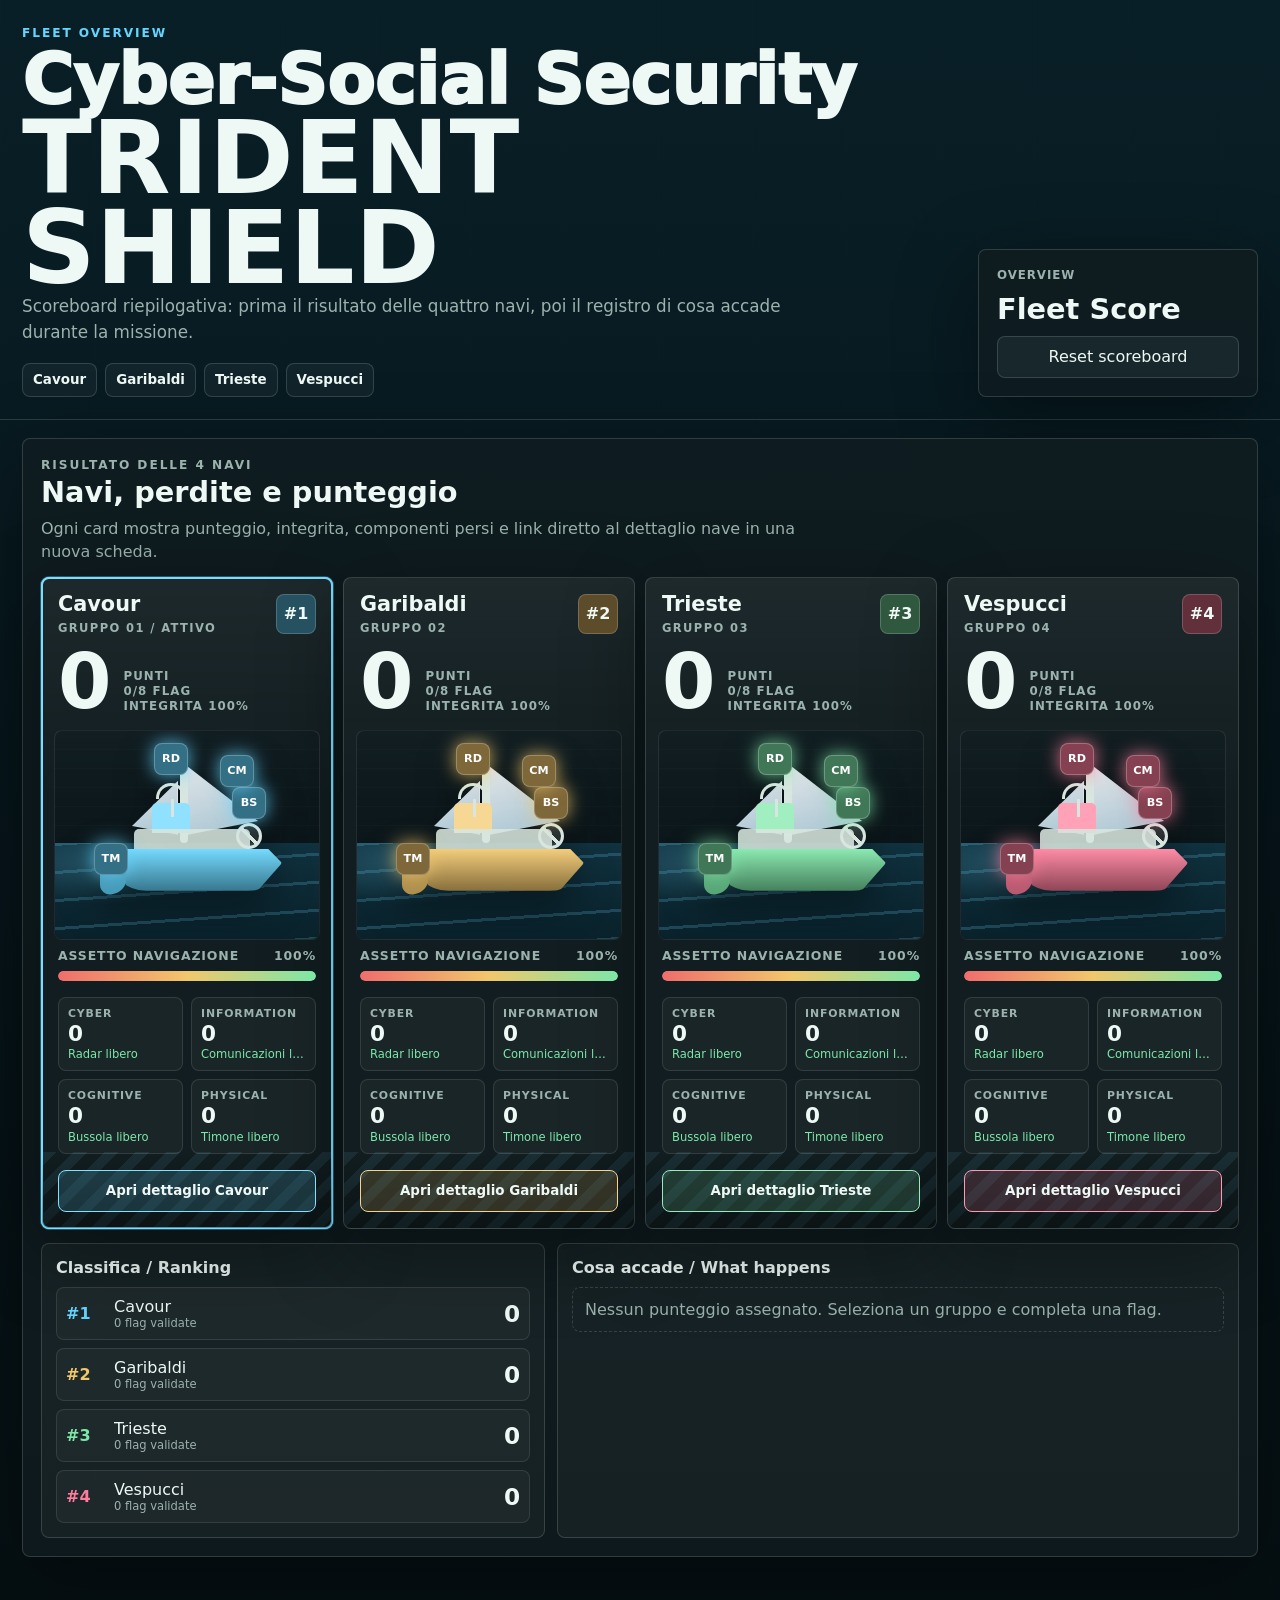
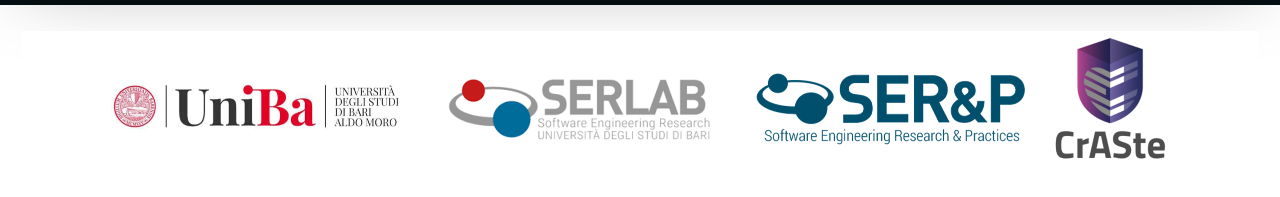
<file: index.html>
<!doctype html>
<html lang="it">
<head>
  <meta charset="utf-8">
  <meta name="viewport" content="width=device-width, initial-scale=1">
  <meta name="description" content="Overview scoreboard Operazione TRIDENT SHIELD">
  <title>TRIDENT SHIELD - Overview Scoreboard</title>
  <link rel="stylesheet" href="style.css">
</head>
<body data-mode="overview">
  <header class="topbar overview-topbar">
    <div>
      <p class="eyebrow">Fleet Overview</p>
      <p class="program-title">Cyber-Social Security</p>
      <h1>TRIDENT SHIELD</h1>
      <p class="subtitle">Scoreboard riepilogativa: prima il risultato delle quattro navi, poi il registro di cosa accade durante la missione.</p>
      <nav class="page-links" aria-label="Apri index nave">
        <a href="https://vitabarl.github.io/trident-shield-ctf/index-cavour.html" target="_blank" rel="noopener noreferrer">Cavour</a>
        <a href="https://vitabarl.github.io/trident-shield-ctf/index-garibaldi.html" target="_blank" rel="noopener noreferrer">Garibaldi</a>
        <a href="https://vitabarl.github.io/trident-shield-ctf/index-trieste.html" target="_blank" rel="noopener noreferrer">Trieste</a>
        <a href="https://vitabarl.github.io/trident-shield-ctf/index-vespucci.html" target="_blank" rel="noopener noreferrer">Vespucci</a>
      </nav>
    </div>
    <div class="mission-card">
      <span>Overview</span>
      <strong>Fleet Score</strong>
      <button id="reset-scoreboard" type="button">Reset scoreboard</button>
    </div>
  </header>

  <main class="app-shell overview-shell">
    <section class="team-scoreboard overview-only" aria-label="Overview scoreboard flotte">
      <div class="scoreboard-head single-head">
        <div>
          <p class="eyebrow">Risultato delle 4 navi</p>
          <h2>Navi, perdite e punteggio</h2>
          <p>Ogni card mostra punteggio, integrita, componenti persi e link diretto al dettaglio nave in una nuova scheda.</p>
        </div>
      </div>
      <div class="team-grid overview-grid" id="team-grid"></div>
      <div class="scoreboard-bottom">
        <div class="leaderboard-panel">
          <h3>Classifica / Ranking</h3>
          <div id="team-leaderboard"></div>
        </div>
        <div class="score-log-panel">
          <h3>Cosa accade / What happens</h3>
          <div id="score-log"></div>
        </div>
      </div>
    </section>
  </main>

  <footer class="site-footer team-site-footer" aria-label="Cyber-Social Security">
    <div class="team-footer-inner">
      <img class="footer-banner" src="assets/logos/banner_CTF.png" alt="UniBa SERLAB SER&P CrASte">
    </div>
  </footer>

  <script src="app.js"></script>
</body>
</html>
</file>
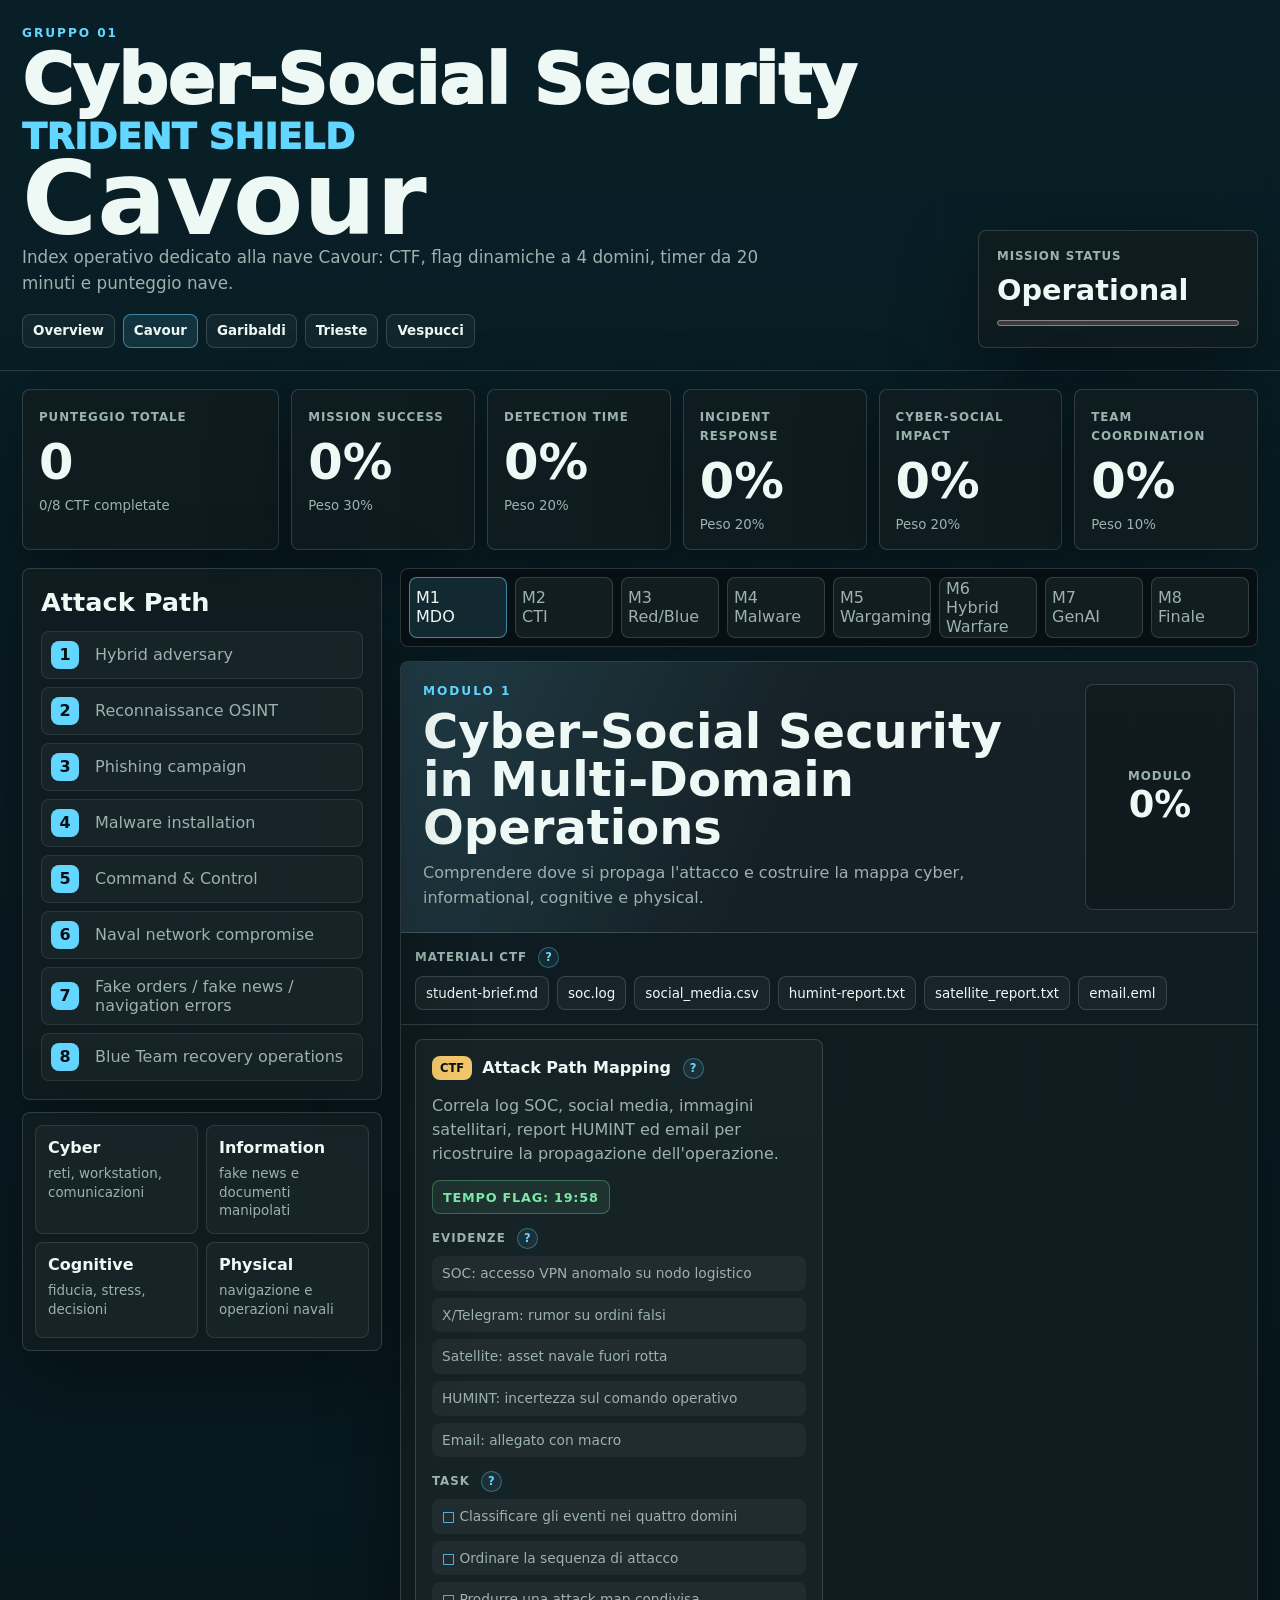
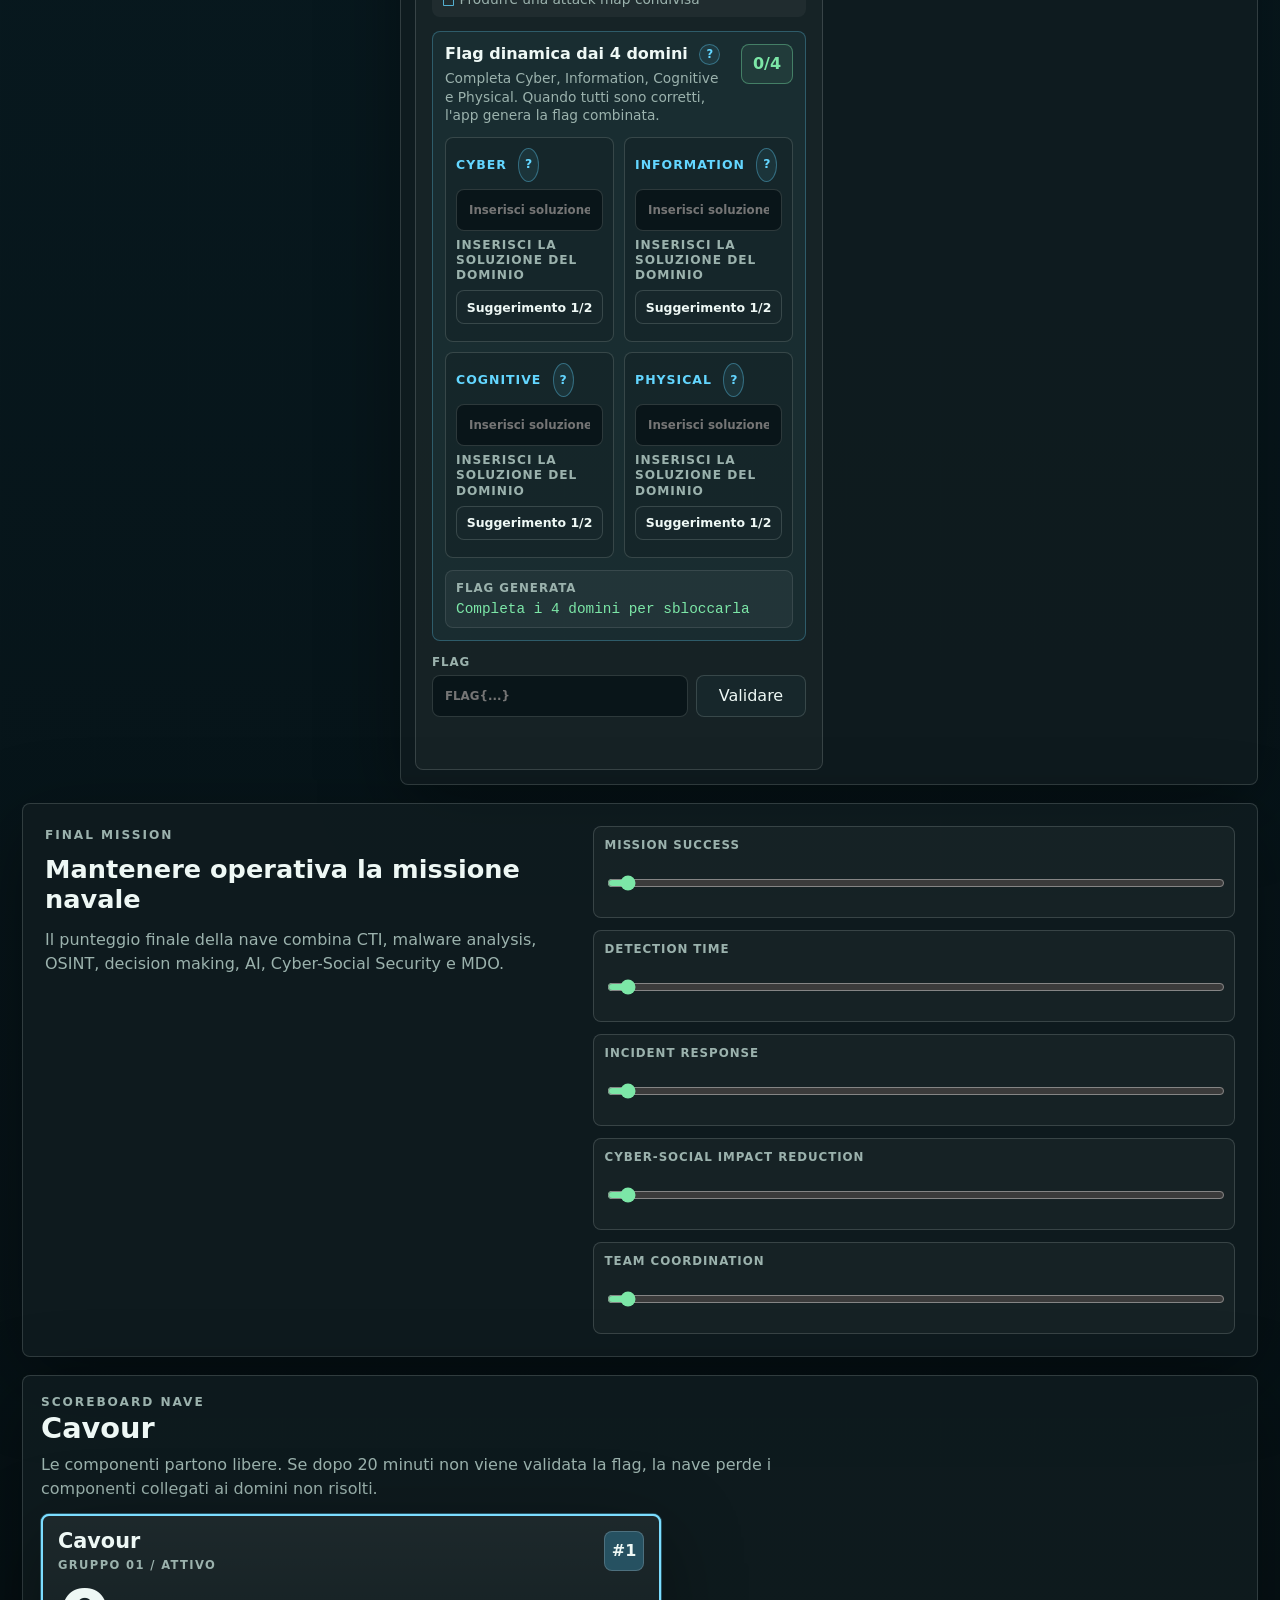
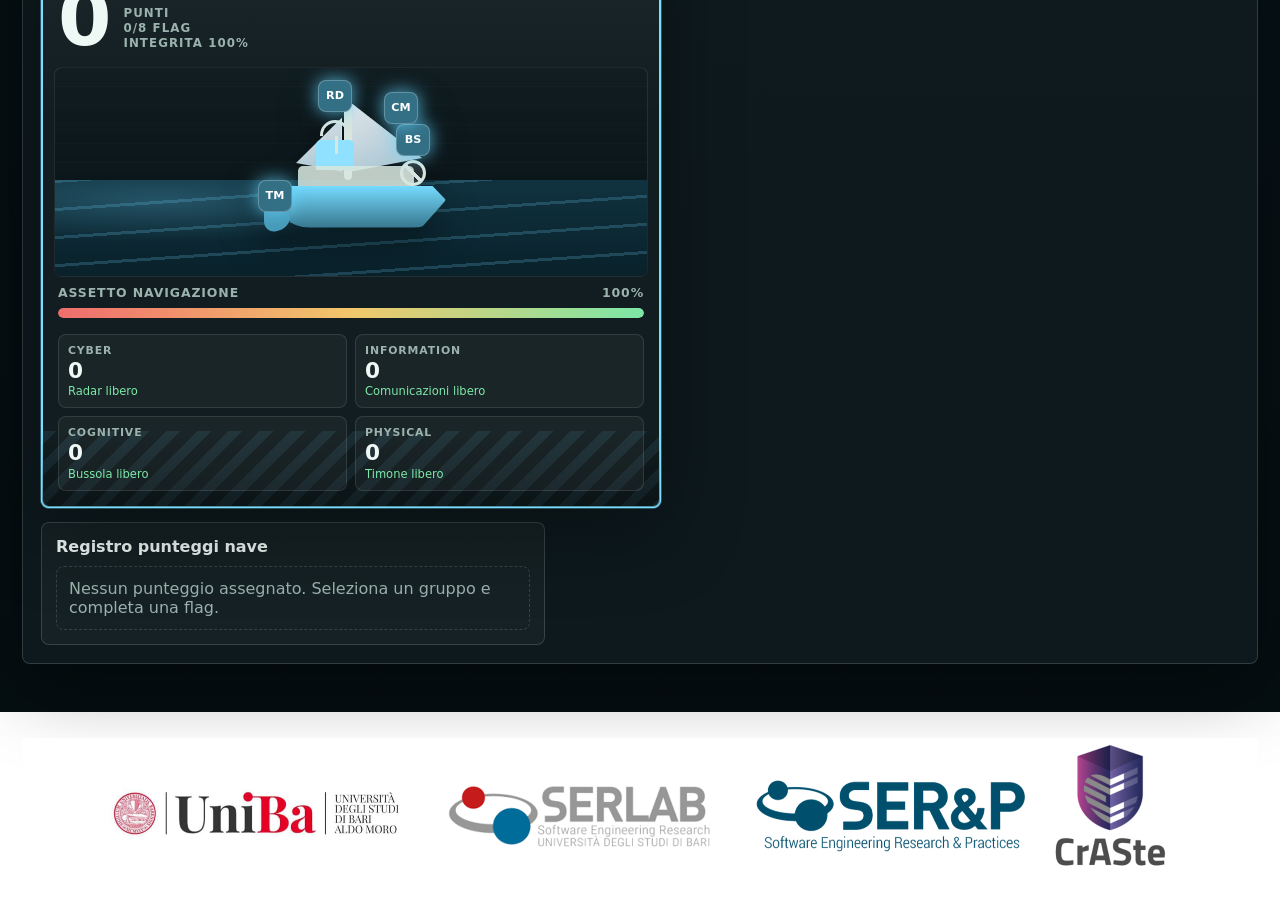
<file: index-cavour.html>
<!doctype html>
<html lang="it">
<head>
  <meta charset="utf-8">
  <meta name="viewport" content="width=device-width, initial-scale=1">
  <meta name="description" content="CTF Operazione TRIDENT SHIELD per nave Cavour">
  <title>TRIDENT SHIELD CTF - Cavour</title>
  <link rel="stylesheet" href="style.css">
</head>
<body data-mode="team" data-team="cavour">
  <header class="topbar team-topbar">
    <div>
      <p class="eyebrow">GRUPPO 01</p>
      <p class="program-title">Cyber-Social Security</p>
      <p class="event-title">TRIDENT SHIELD</p>
      <h1>Cavour</h1>
      <p class="subtitle">Index operativo dedicato alla nave Cavour: CTF, flag dinamiche a 4 domini, timer da 20 minuti e punteggio nave.</p>
      <nav class="page-links" aria-label="Navigazione pagine nave">
        <a href="index.html">Overview</a>
        <a class="current" href="index-cavour.html">Cavour</a><a  href="index-garibaldi.html">Garibaldi</a><a  href="index-trieste.html">Trieste</a><a  href="index-vespucci.html">Vespucci</a>
      </nav>
    </div>
    <div class="mission-card">
      <span>Mission Status</span>
      <strong id="mission-status">Operational</strong>
      <meter id="mission-meter" min="0" max="100" value="0"></meter>
    </div>
  </header>

  <main class="app-shell">
    <section class="dashboard" aria-label="Dashboard punteggio nave">
      <article class="score-hero">
        <span>Punteggio totale</span>
        <strong id="total-score">0</strong>
        <small id="completed-count">0/8 CTF completate</small>
      </article>
      <article><span>Mission Success</span><strong id="metric-mission">0%</strong><small>Peso 30%</small></article>
      <article><span>Detection Time</span><strong id="metric-detection">0%</strong><small>Peso 20%</small></article>
      <article><span>Incident Response</span><strong id="metric-response">0%</strong><small>Peso 20%</small></article>
      <article><span>Cyber-Social Impact</span><strong id="metric-impact">0%</strong><small>Peso 20%</small></article>
      <article><span>Team Coordination</span><strong id="metric-coordination">0%</strong><small>Peso 10%</small></article>
    </section>


    <section class="layout">
      <aside class="mission-map">
        <div class="map-panel">
          <h2>Attack Path</h2>
          <ol id="attack-path"></ol>
        </div>
        <div class="domain-grid" id="domain-grid"></div>
      </aside>

      <section class="content">
        <nav class="tabs" id="tabs" aria-label="Moduli CTF"></nav>
        <div id="module-view"></div>
      </section>
    </section>

    <section class="final-mission">
      <div>
        <p class="eyebrow">Final Mission</p>
        <h2>Mantenere operativa la missione navale</h2>
        <p>Il punteggio finale della nave combina CTI, malware analysis, OSINT, decision making, AI, Cyber-Social Security e MDO.</p>
      </div>
      <div class="weights">
        <label>Mission Success <input data-final="mission" type="range" min="0" max="100" value="0"></label>
        <label>Detection Time <input data-final="detection" type="range" min="0" max="100" value="0"></label>
        <label>Incident Response <input data-final="response" type="range" min="0" max="100" value="0"></label>
        <label>Cyber-Social Impact Reduction <input data-final="impact" type="range" min="0" max="100" value="0"></label>
        <label>Team Coordination <input data-final="coordination" type="range" min="0" max="100" value="0"></label>
      </div>
    </section>
    <section class="team-scoreboard ship-only" aria-label="Scoreboard nave Cavour">
      <div class="scoreboard-head single-head">
        <div>
          <p class="eyebrow">Scoreboard nave</p>
          <h2>Cavour</h2>
          <p>Le componenti partono libere. Se dopo 20 minuti non viene validata la flag, la nave perde i componenti collegati ai domini non risolti.</p>
        </div>
      </div>
      <div class="team-grid single-ship-grid" id="team-grid"></div>
      <div class="scoreboard-bottom single-log">
        <div class="score-log-panel">
          <h3>Registro punteggi nave</h3>
          <div id="score-log"></div>
        </div>
      </div>
    </section>

  </main>

  <footer class="site-footer team-site-footer" aria-label="Cyber-Social Security">
    <div class="team-footer-inner">
      <img class="footer-banner" src="assets/logos/banner_CTF.png" alt="UniBa SERLAB SER&P CrASte">
    </div>
  </footer>

  <template id="module-template">
    <article class="module">
      <div class="module-head">
        <div>
          <p class="eyebrow module-index"></p>
          <h2 class="module-title"></h2>
          <p class="module-mission"></p>
        </div>
        <div class="module-score">
          <span>Modulo</span>
          <strong></strong>
        </div>
      </div>
      <div class="challenge-grid"></div>
    </article>
  </template>

  <template id="challenge-template">
    <article class="challenge">
      <div class="challenge-head">
        <span class="badge"></span>
        <strong class="challenge-title"></strong>
      </div>
      <p class="challenge-brief"></p>
      <div class="evidence"></div>
      <div class="tasks"></div>
      <form class="flag-form">
        <label>
          Flag
          <input name="flag" autocomplete="off" placeholder="FLAG{...}">
        </label>
        <button type="submit">Validare</button>
      </form>
      <p class="feedback" aria-live="polite"></p>
    </article>
  </template>

  <script src="app.js"></script>
</body>
</html>
</file>
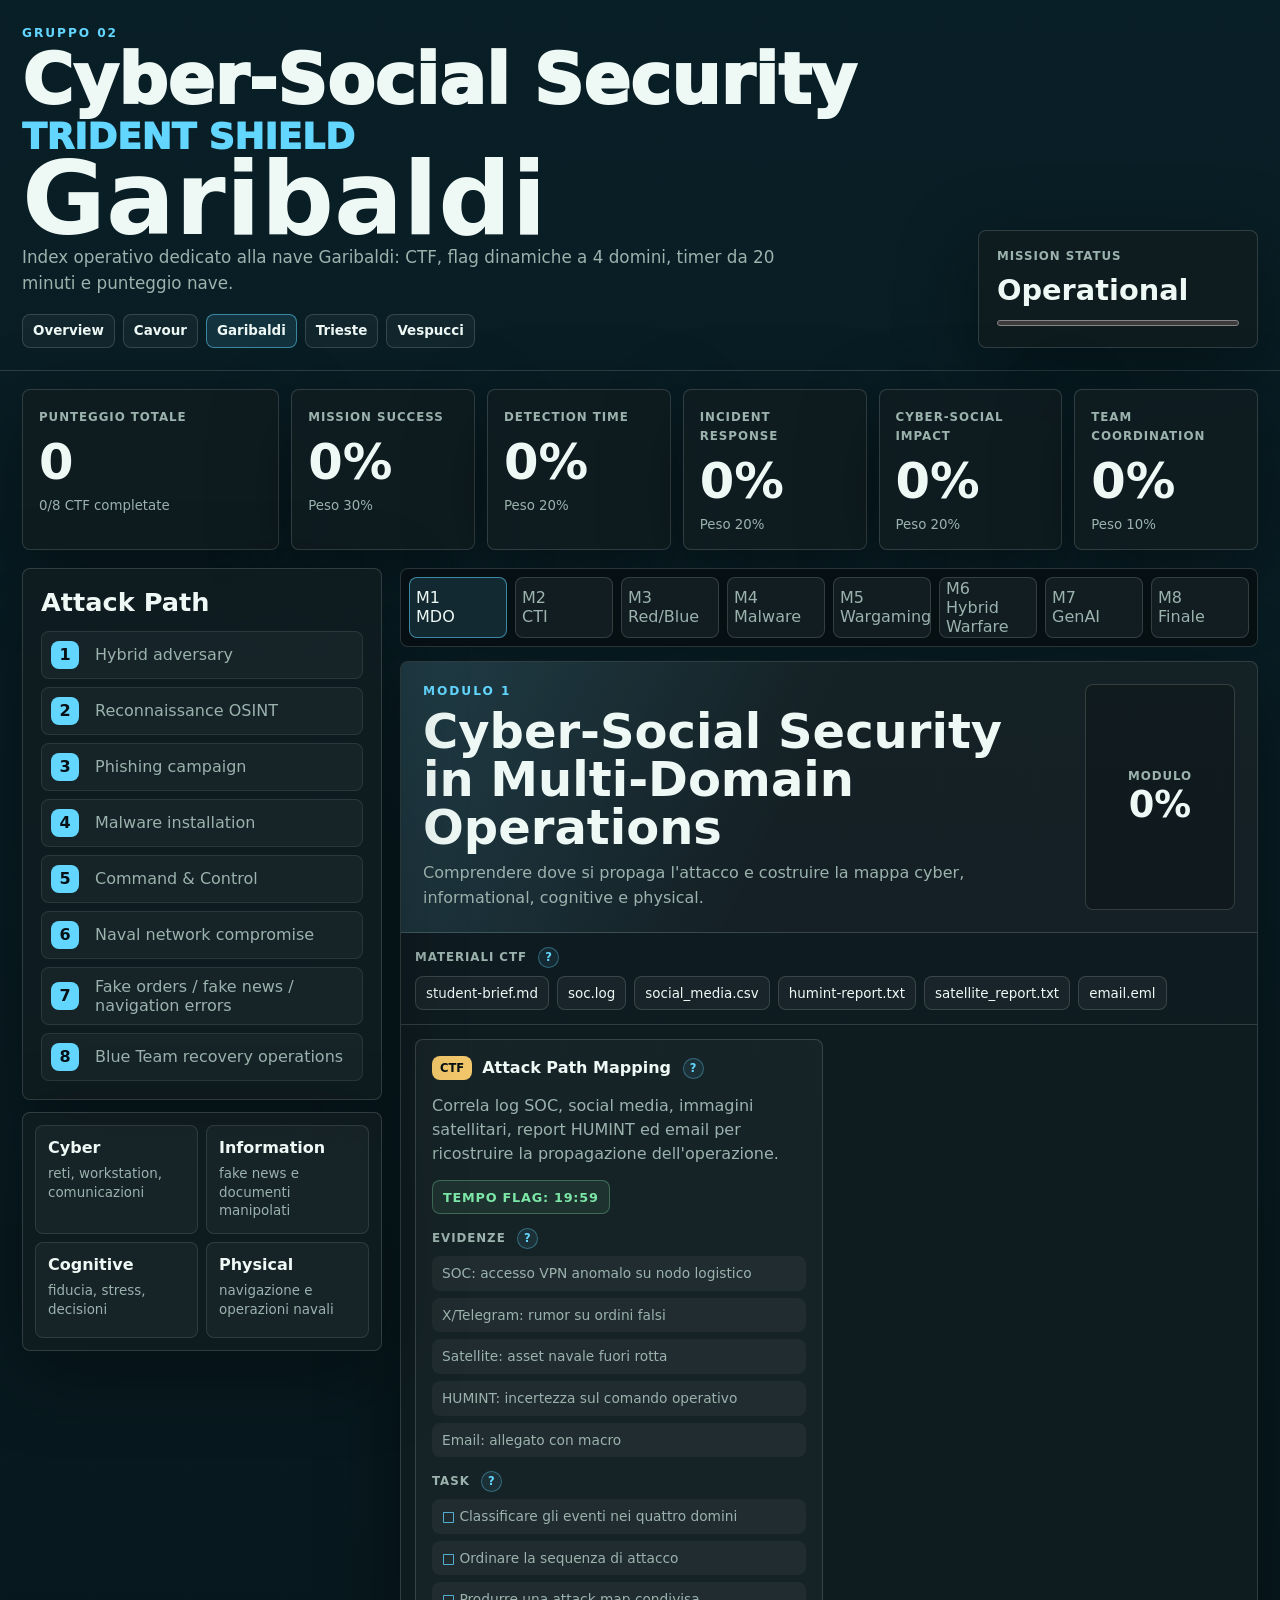
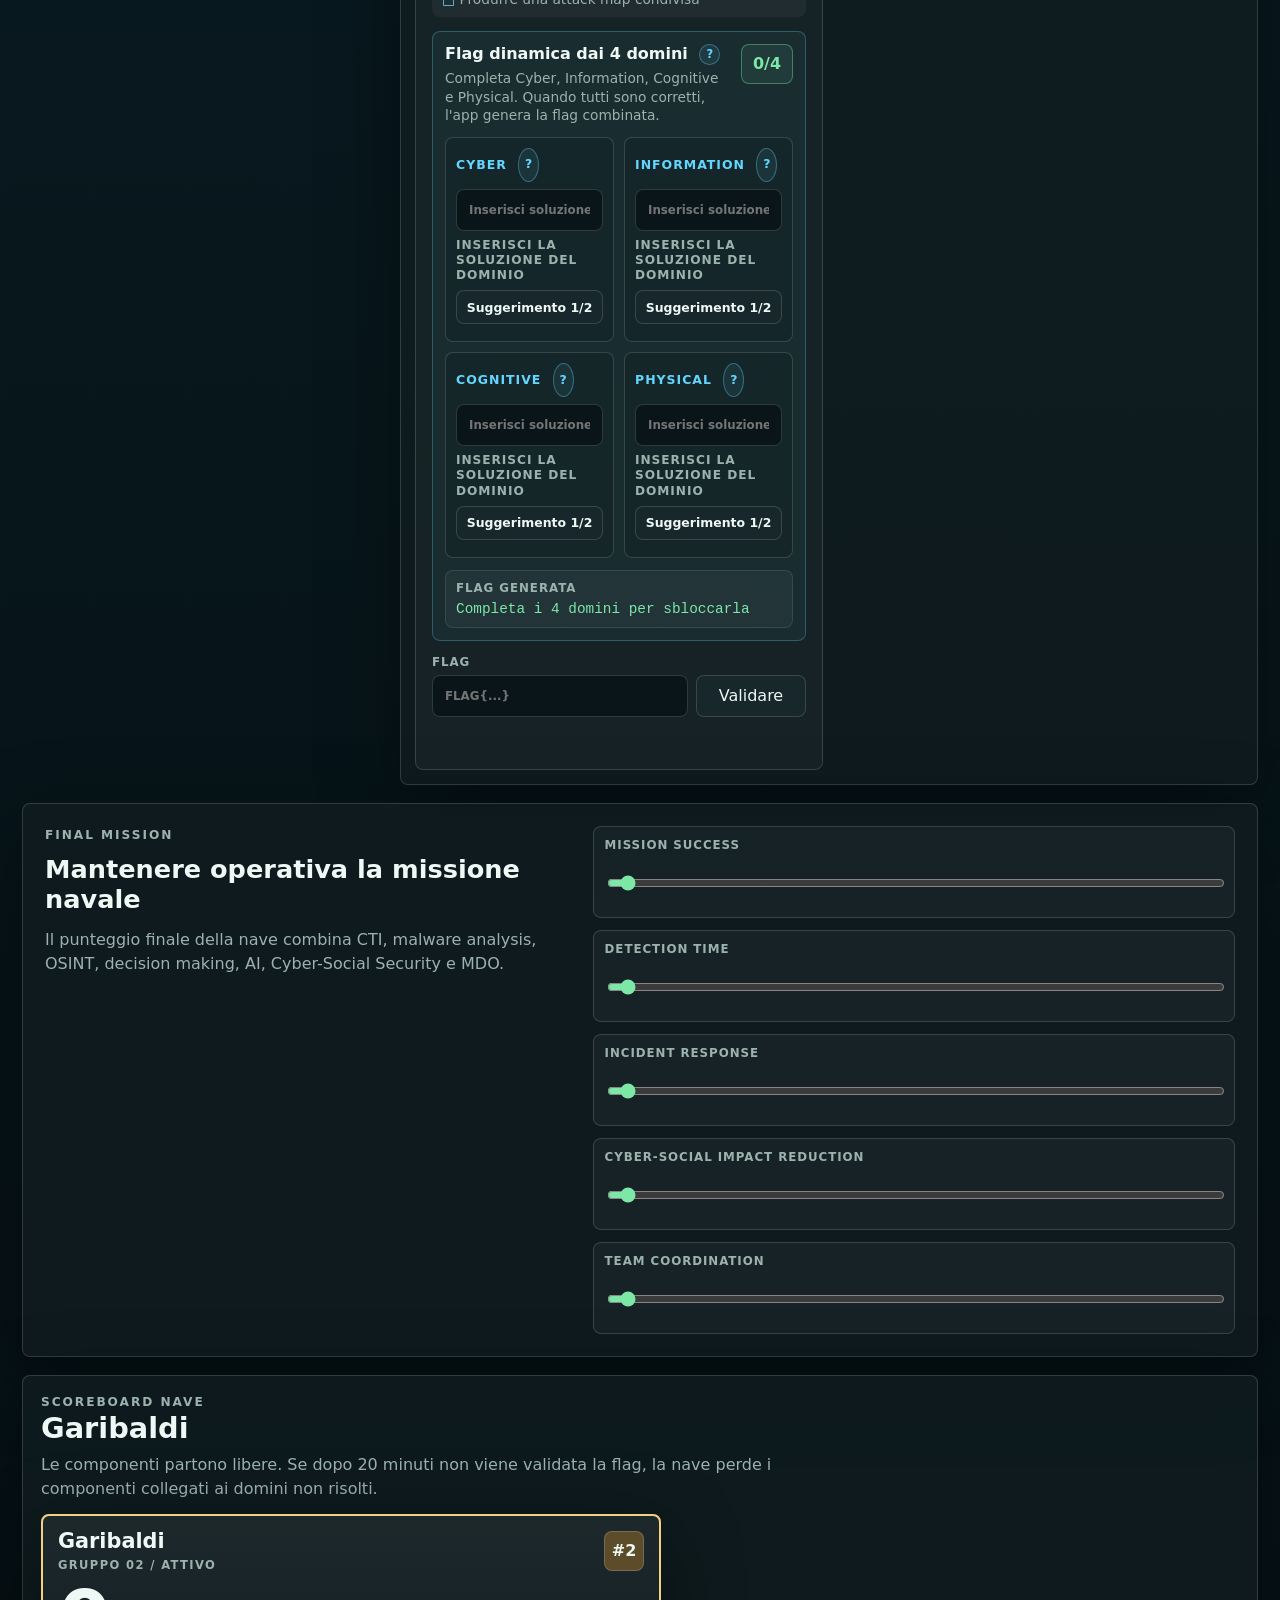
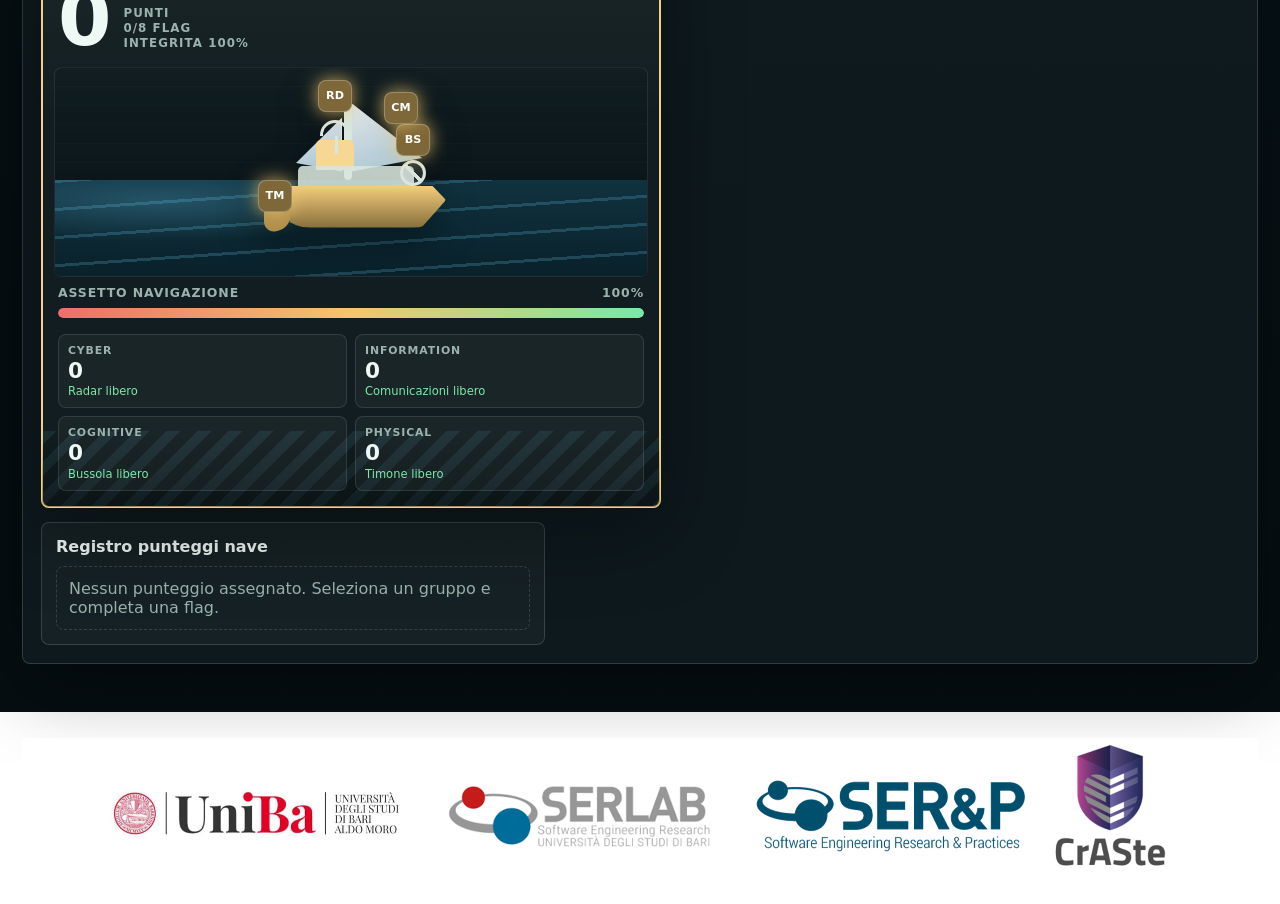
<file: index-garibaldi.html>
<!doctype html>
<html lang="it">
<head>
  <meta charset="utf-8">
  <meta name="viewport" content="width=device-width, initial-scale=1">
  <meta name="description" content="CTF Operazione TRIDENT SHIELD per nave Garibaldi">
  <title>TRIDENT SHIELD CTF - Garibaldi</title>
  <link rel="stylesheet" href="style.css">
</head>
<body data-mode="team" data-team="garibaldi">
  <header class="topbar team-topbar">
    <div>
      <p class="eyebrow">GRUPPO 02</p>
      <p class="program-title">Cyber-Social Security</p>
      <p class="event-title">TRIDENT SHIELD</p>
      <h1>Garibaldi</h1>
      <p class="subtitle">Index operativo dedicato alla nave Garibaldi: CTF, flag dinamiche a 4 domini, timer da 20 minuti e punteggio nave.</p>
      <nav class="page-links" aria-label="Navigazione pagine nave">
        <a href="index.html">Overview</a>
        <a  href="index-cavour.html">Cavour</a><a class="current" href="index-garibaldi.html">Garibaldi</a><a  href="index-trieste.html">Trieste</a><a  href="index-vespucci.html">Vespucci</a>
      </nav>
    </div>
    <div class="mission-card">
      <span>Mission Status</span>
      <strong id="mission-status">Operational</strong>
      <meter id="mission-meter" min="0" max="100" value="0"></meter>
    </div>
  </header>

  <main class="app-shell">
    <section class="dashboard" aria-label="Dashboard punteggio nave">
      <article class="score-hero">
        <span>Punteggio totale</span>
        <strong id="total-score">0</strong>
        <small id="completed-count">0/8 CTF completate</small>
      </article>
      <article><span>Mission Success</span><strong id="metric-mission">0%</strong><small>Peso 30%</small></article>
      <article><span>Detection Time</span><strong id="metric-detection">0%</strong><small>Peso 20%</small></article>
      <article><span>Incident Response</span><strong id="metric-response">0%</strong><small>Peso 20%</small></article>
      <article><span>Cyber-Social Impact</span><strong id="metric-impact">0%</strong><small>Peso 20%</small></article>
      <article><span>Team Coordination</span><strong id="metric-coordination">0%</strong><small>Peso 10%</small></article>
    </section>


    <section class="layout">
      <aside class="mission-map">
        <div class="map-panel">
          <h2>Attack Path</h2>
          <ol id="attack-path"></ol>
        </div>
        <div class="domain-grid" id="domain-grid"></div>
      </aside>

      <section class="content">
        <nav class="tabs" id="tabs" aria-label="Moduli CTF"></nav>
        <div id="module-view"></div>
      </section>
    </section>

    <section class="final-mission">
      <div>
        <p class="eyebrow">Final Mission</p>
        <h2>Mantenere operativa la missione navale</h2>
        <p>Il punteggio finale della nave combina CTI, malware analysis, OSINT, decision making, AI, Cyber-Social Security e MDO.</p>
      </div>
      <div class="weights">
        <label>Mission Success <input data-final="mission" type="range" min="0" max="100" value="0"></label>
        <label>Detection Time <input data-final="detection" type="range" min="0" max="100" value="0"></label>
        <label>Incident Response <input data-final="response" type="range" min="0" max="100" value="0"></label>
        <label>Cyber-Social Impact Reduction <input data-final="impact" type="range" min="0" max="100" value="0"></label>
        <label>Team Coordination <input data-final="coordination" type="range" min="0" max="100" value="0"></label>
      </div>
    </section>
    <section class="team-scoreboard ship-only" aria-label="Scoreboard nave Garibaldi">
      <div class="scoreboard-head single-head">
        <div>
          <p class="eyebrow">Scoreboard nave</p>
          <h2>Garibaldi</h2>
          <p>Le componenti partono libere. Se dopo 20 minuti non viene validata la flag, la nave perde i componenti collegati ai domini non risolti.</p>
        </div>
      </div>
      <div class="team-grid single-ship-grid" id="team-grid"></div>
      <div class="scoreboard-bottom single-log">
        <div class="score-log-panel">
          <h3>Registro punteggi nave</h3>
          <div id="score-log"></div>
        </div>
      </div>
    </section>

  </main>

  <footer class="site-footer team-site-footer" aria-label="Cyber-Social Security">
    <div class="team-footer-inner">
      <img class="footer-banner" src="assets/logos/banner_CTF.png" alt="UniBa SERLAB SER&P CrASte">
    </div>
  </footer>

  <template id="module-template">
    <article class="module">
      <div class="module-head">
        <div>
          <p class="eyebrow module-index"></p>
          <h2 class="module-title"></h2>
          <p class="module-mission"></p>
        </div>
        <div class="module-score">
          <span>Modulo</span>
          <strong></strong>
        </div>
      </div>
      <div class="challenge-grid"></div>
    </article>
  </template>

  <template id="challenge-template">
    <article class="challenge">
      <div class="challenge-head">
        <span class="badge"></span>
        <strong class="challenge-title"></strong>
      </div>
      <p class="challenge-brief"></p>
      <div class="evidence"></div>
      <div class="tasks"></div>
      <form class="flag-form">
        <label>
          Flag
          <input name="flag" autocomplete="off" placeholder="FLAG{...}">
        </label>
        <button type="submit">Validare</button>
      </form>
      <p class="feedback" aria-live="polite"></p>
    </article>
  </template>

  <script src="app.js"></script>
</body>
</html>
</file>
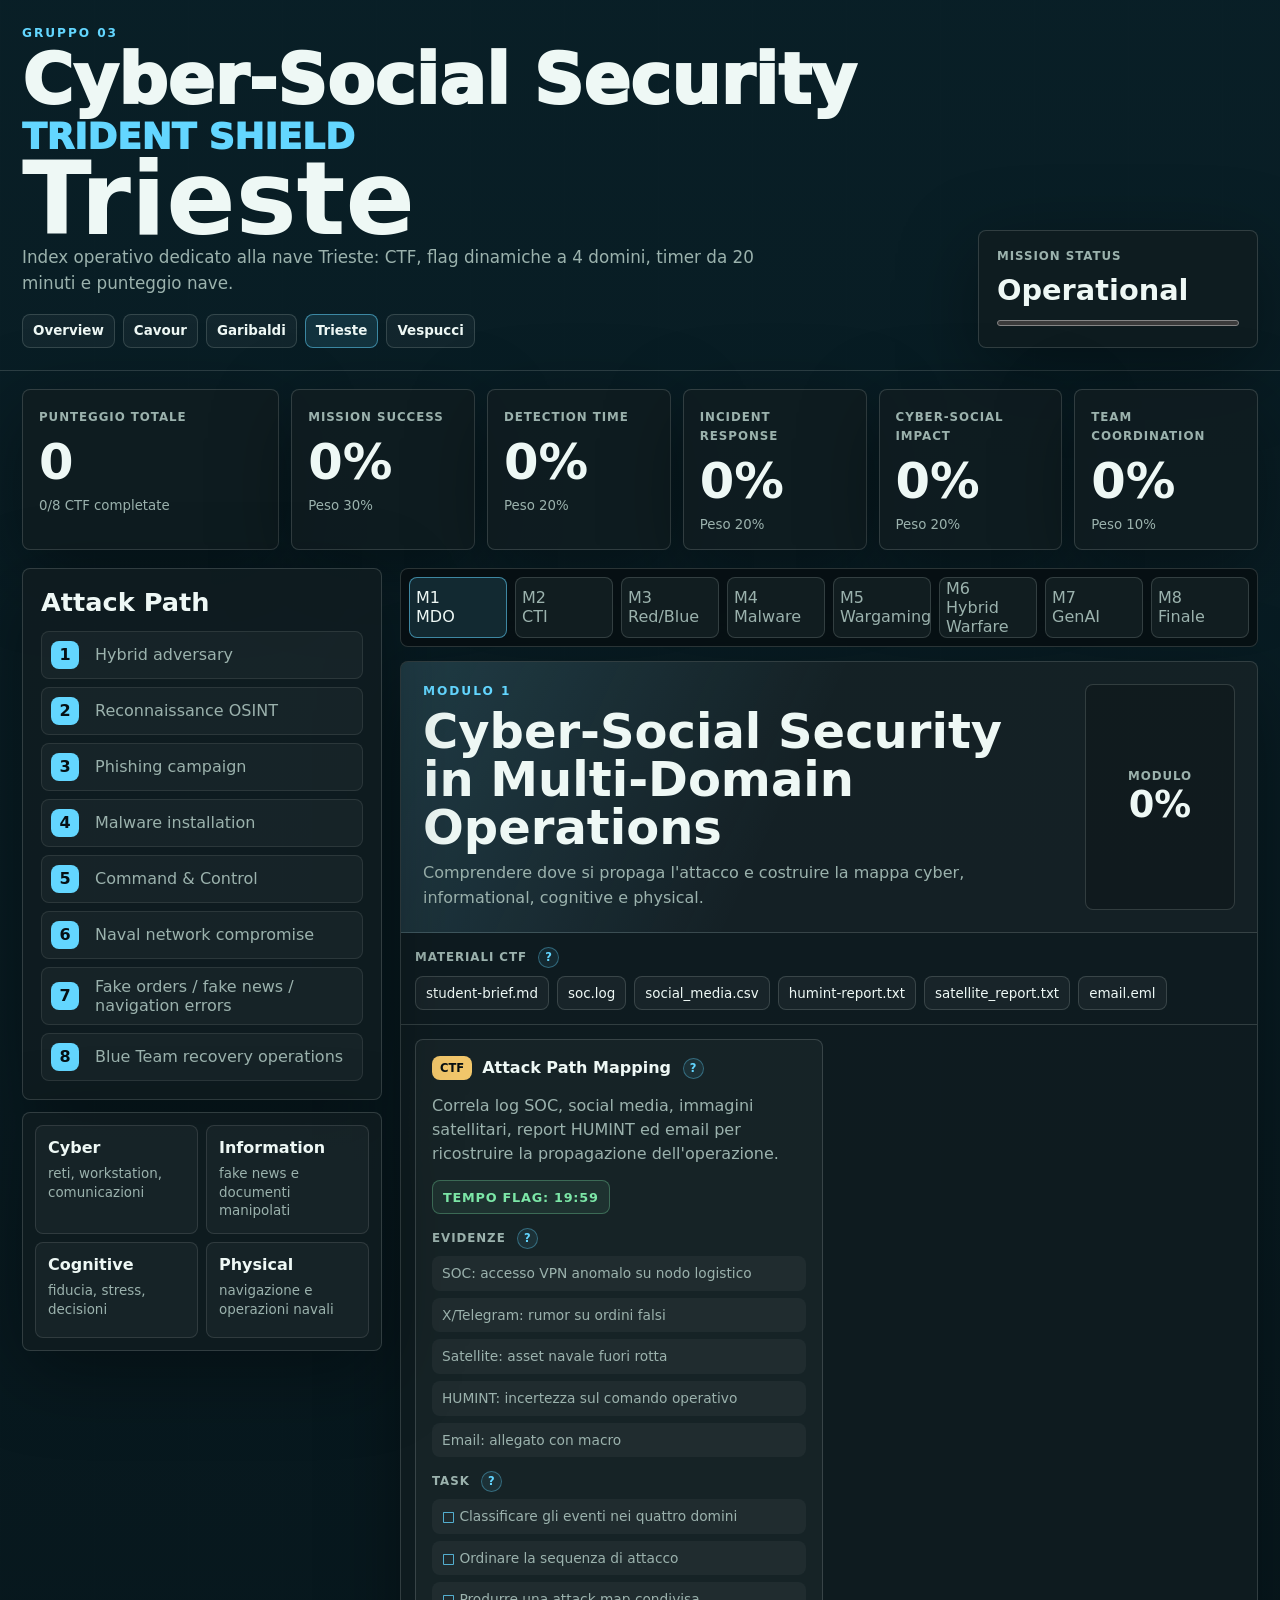
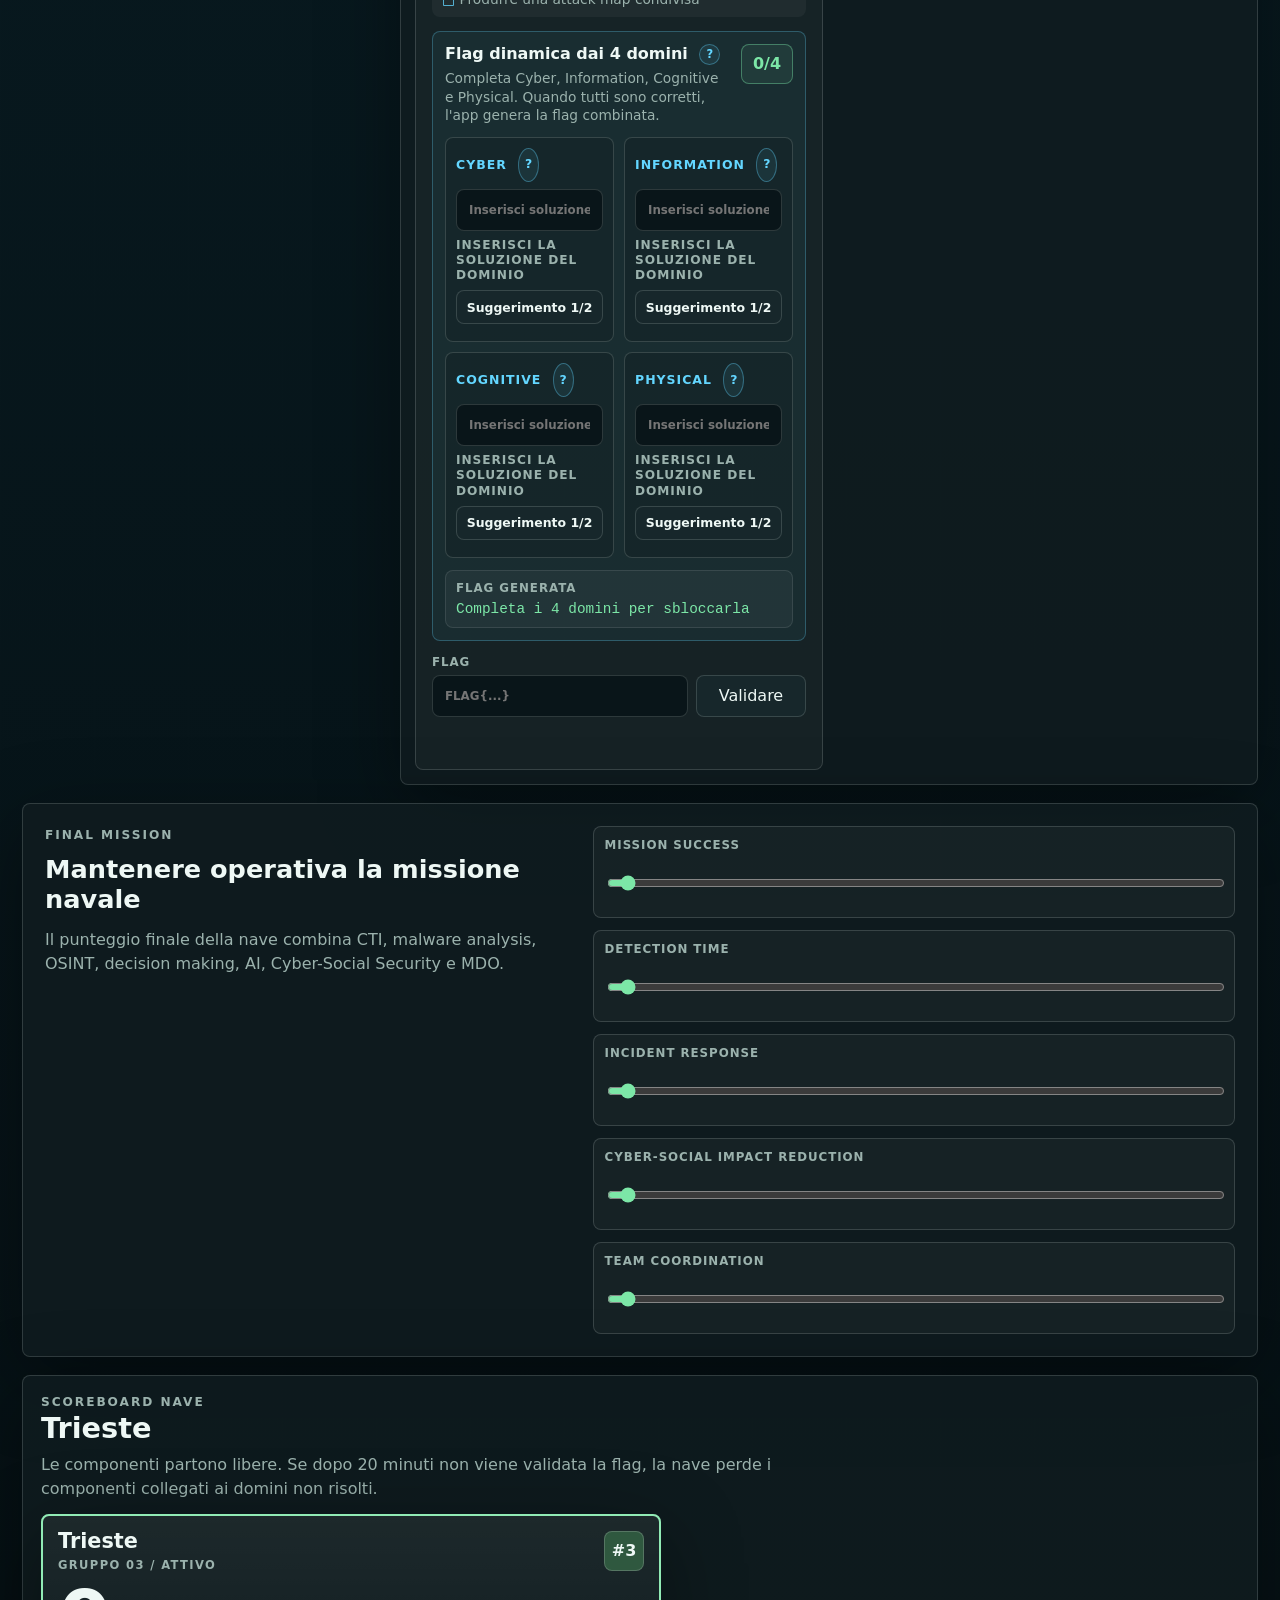
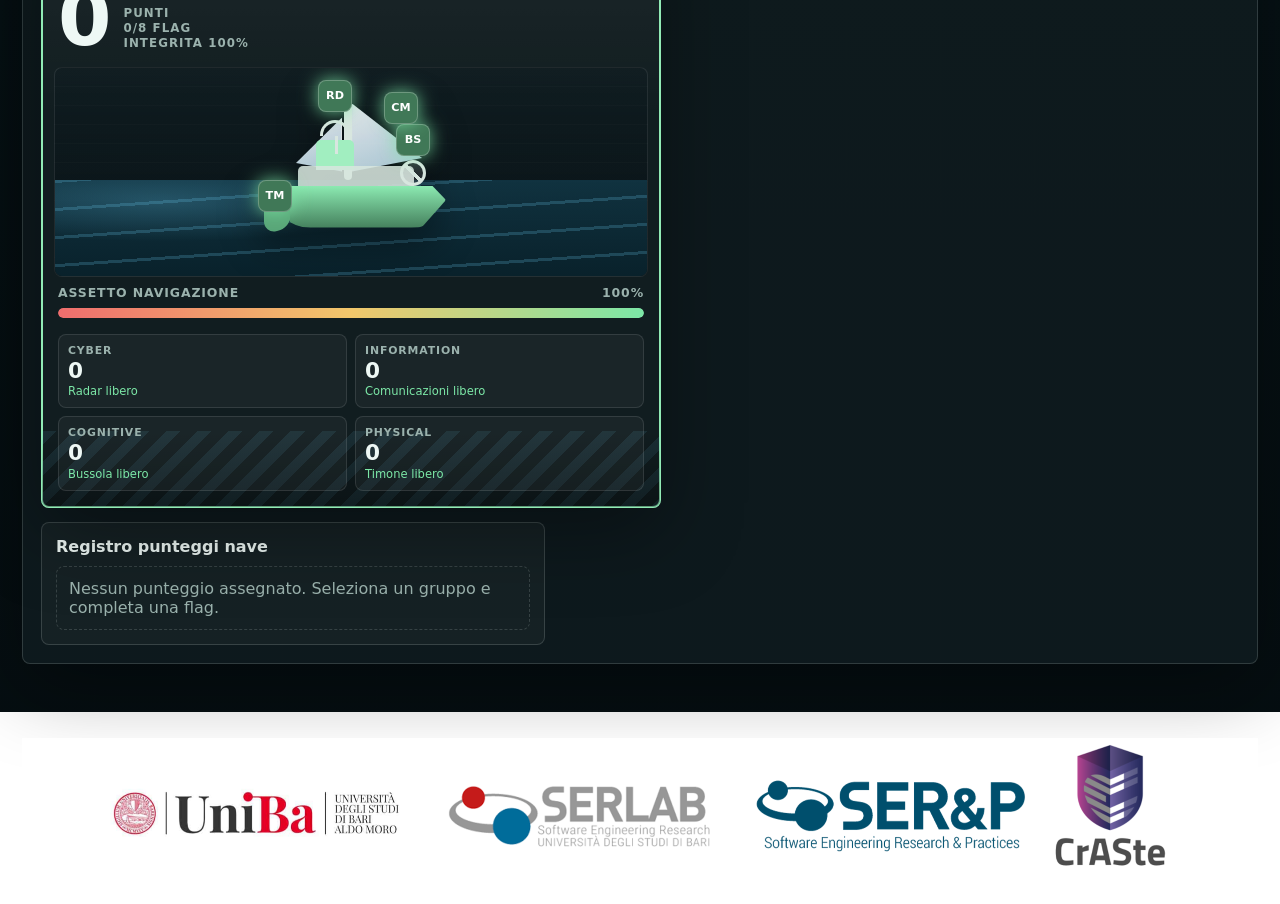
<file: index-trieste.html>
<!doctype html>
<html lang="it">
<head>
  <meta charset="utf-8">
  <meta name="viewport" content="width=device-width, initial-scale=1">
  <meta name="description" content="CTF Operazione TRIDENT SHIELD per nave Trieste">
  <title>TRIDENT SHIELD CTF - Trieste</title>
  <link rel="stylesheet" href="style.css">
</head>
<body data-mode="team" data-team="trieste">
  <header class="topbar team-topbar">
    <div>
      <p class="eyebrow">GRUPPO 03</p>
      <p class="program-title">Cyber-Social Security</p>
      <p class="event-title">TRIDENT SHIELD</p>
      <h1>Trieste</h1>
      <p class="subtitle">Index operativo dedicato alla nave Trieste: CTF, flag dinamiche a 4 domini, timer da 20 minuti e punteggio nave.</p>
      <nav class="page-links" aria-label="Navigazione pagine nave">
        <a href="index.html">Overview</a>
        <a  href="index-cavour.html">Cavour</a><a  href="index-garibaldi.html">Garibaldi</a><a class="current" href="index-trieste.html">Trieste</a><a  href="index-vespucci.html">Vespucci</a>
      </nav>
    </div>
    <div class="mission-card">
      <span>Mission Status</span>
      <strong id="mission-status">Operational</strong>
      <meter id="mission-meter" min="0" max="100" value="0"></meter>
    </div>
  </header>

  <main class="app-shell">
    <section class="dashboard" aria-label="Dashboard punteggio nave">
      <article class="score-hero">
        <span>Punteggio totale</span>
        <strong id="total-score">0</strong>
        <small id="completed-count">0/8 CTF completate</small>
      </article>
      <article><span>Mission Success</span><strong id="metric-mission">0%</strong><small>Peso 30%</small></article>
      <article><span>Detection Time</span><strong id="metric-detection">0%</strong><small>Peso 20%</small></article>
      <article><span>Incident Response</span><strong id="metric-response">0%</strong><small>Peso 20%</small></article>
      <article><span>Cyber-Social Impact</span><strong id="metric-impact">0%</strong><small>Peso 20%</small></article>
      <article><span>Team Coordination</span><strong id="metric-coordination">0%</strong><small>Peso 10%</small></article>
    </section>


    <section class="layout">
      <aside class="mission-map">
        <div class="map-panel">
          <h2>Attack Path</h2>
          <ol id="attack-path"></ol>
        </div>
        <div class="domain-grid" id="domain-grid"></div>
      </aside>

      <section class="content">
        <nav class="tabs" id="tabs" aria-label="Moduli CTF"></nav>
        <div id="module-view"></div>
      </section>
    </section>

    <section class="final-mission">
      <div>
        <p class="eyebrow">Final Mission</p>
        <h2>Mantenere operativa la missione navale</h2>
        <p>Il punteggio finale della nave combina CTI, malware analysis, OSINT, decision making, AI, Cyber-Social Security e MDO.</p>
      </div>
      <div class="weights">
        <label>Mission Success <input data-final="mission" type="range" min="0" max="100" value="0"></label>
        <label>Detection Time <input data-final="detection" type="range" min="0" max="100" value="0"></label>
        <label>Incident Response <input data-final="response" type="range" min="0" max="100" value="0"></label>
        <label>Cyber-Social Impact Reduction <input data-final="impact" type="range" min="0" max="100" value="0"></label>
        <label>Team Coordination <input data-final="coordination" type="range" min="0" max="100" value="0"></label>
      </div>
    </section>
    <section class="team-scoreboard ship-only" aria-label="Scoreboard nave Trieste">
      <div class="scoreboard-head single-head">
        <div>
          <p class="eyebrow">Scoreboard nave</p>
          <h2>Trieste</h2>
          <p>Le componenti partono libere. Se dopo 20 minuti non viene validata la flag, la nave perde i componenti collegati ai domini non risolti.</p>
        </div>
      </div>
      <div class="team-grid single-ship-grid" id="team-grid"></div>
      <div class="scoreboard-bottom single-log">
        <div class="score-log-panel">
          <h3>Registro punteggi nave</h3>
          <div id="score-log"></div>
        </div>
      </div>
    </section>

  </main>

  <footer class="site-footer team-site-footer" aria-label="Cyber-Social Security">
    <div class="team-footer-inner">
      <img class="footer-banner" src="assets/logos/banner_CTF.png" alt="UniBa SERLAB SER&P CrASte">
    </div>
  </footer>

  <template id="module-template">
    <article class="module">
      <div class="module-head">
        <div>
          <p class="eyebrow module-index"></p>
          <h2 class="module-title"></h2>
          <p class="module-mission"></p>
        </div>
        <div class="module-score">
          <span>Modulo</span>
          <strong></strong>
        </div>
      </div>
      <div class="challenge-grid"></div>
    </article>
  </template>

  <template id="challenge-template">
    <article class="challenge">
      <div class="challenge-head">
        <span class="badge"></span>
        <strong class="challenge-title"></strong>
      </div>
      <p class="challenge-brief"></p>
      <div class="evidence"></div>
      <div class="tasks"></div>
      <form class="flag-form">
        <label>
          Flag
          <input name="flag" autocomplete="off" placeholder="FLAG{...}">
        </label>
        <button type="submit">Validare</button>
      </form>
      <p class="feedback" aria-live="polite"></p>
    </article>
  </template>

  <script src="app.js"></script>
</body>
</html>
</file>
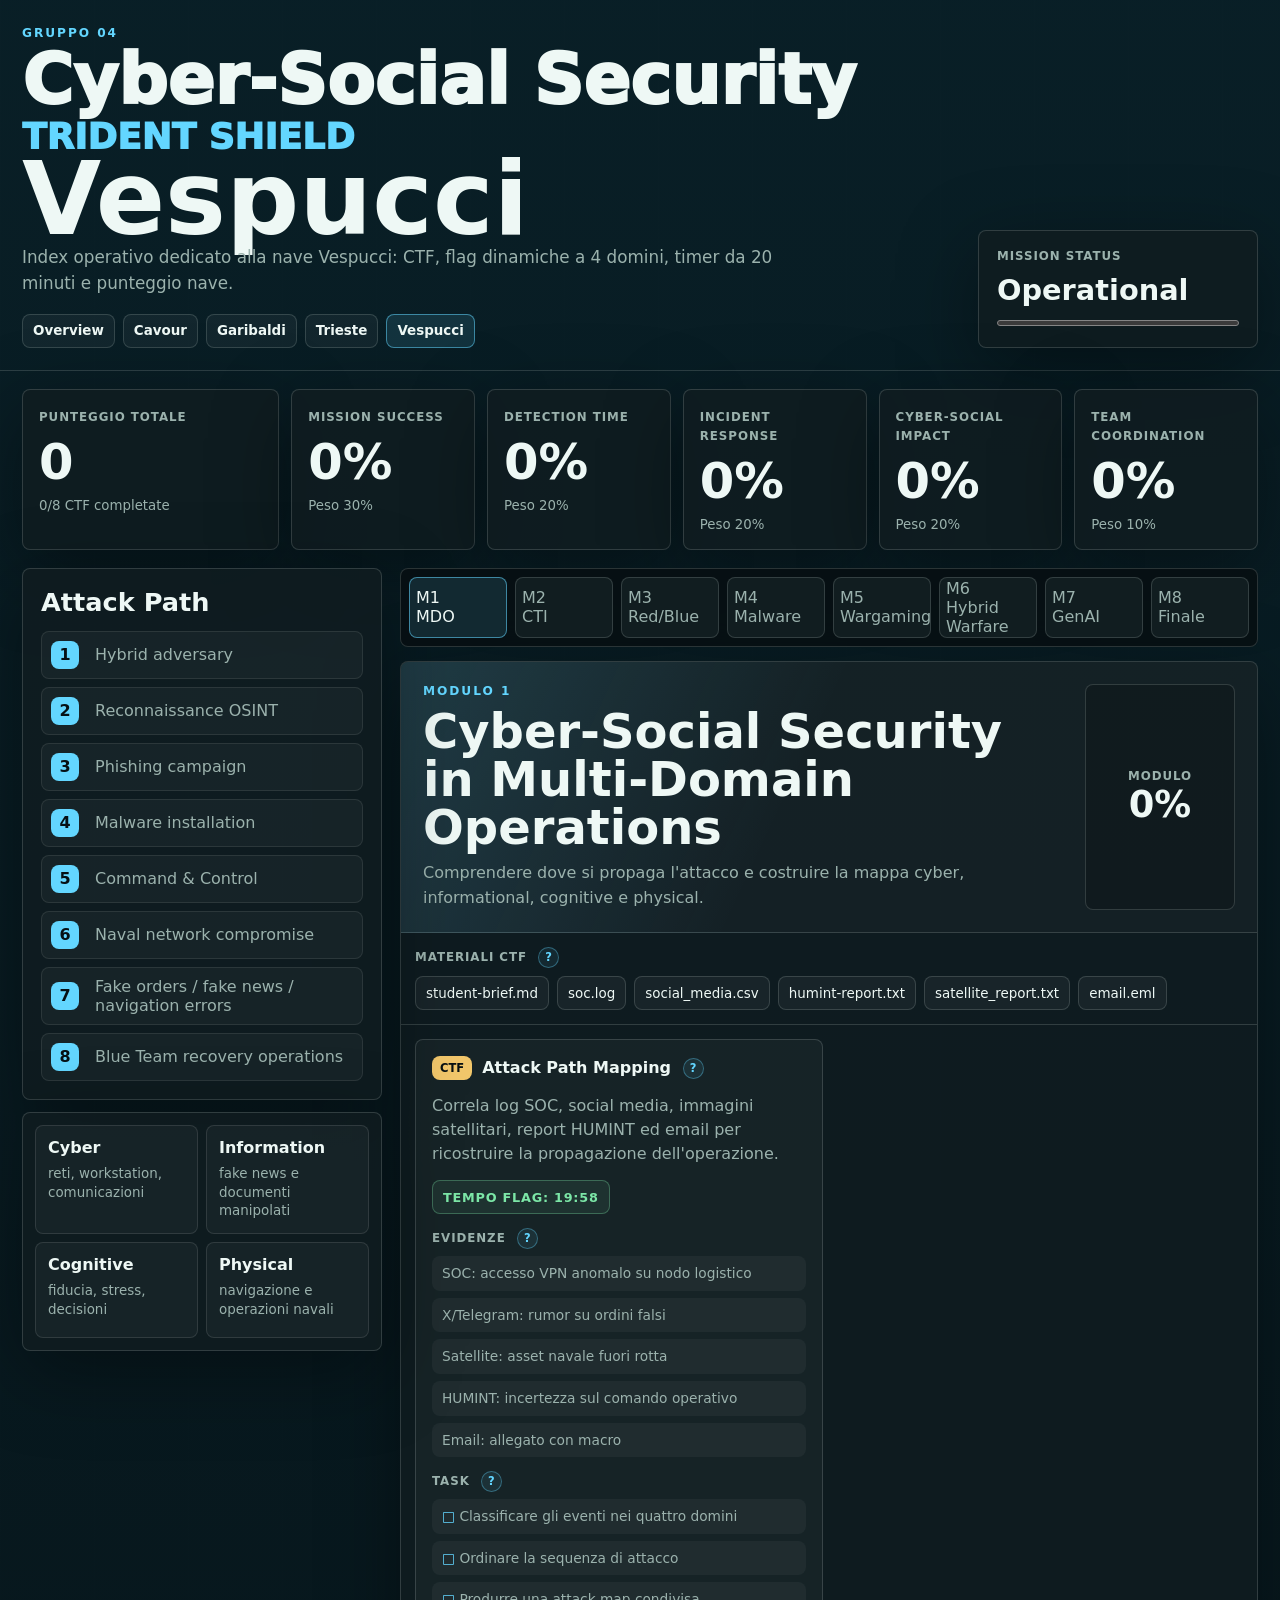
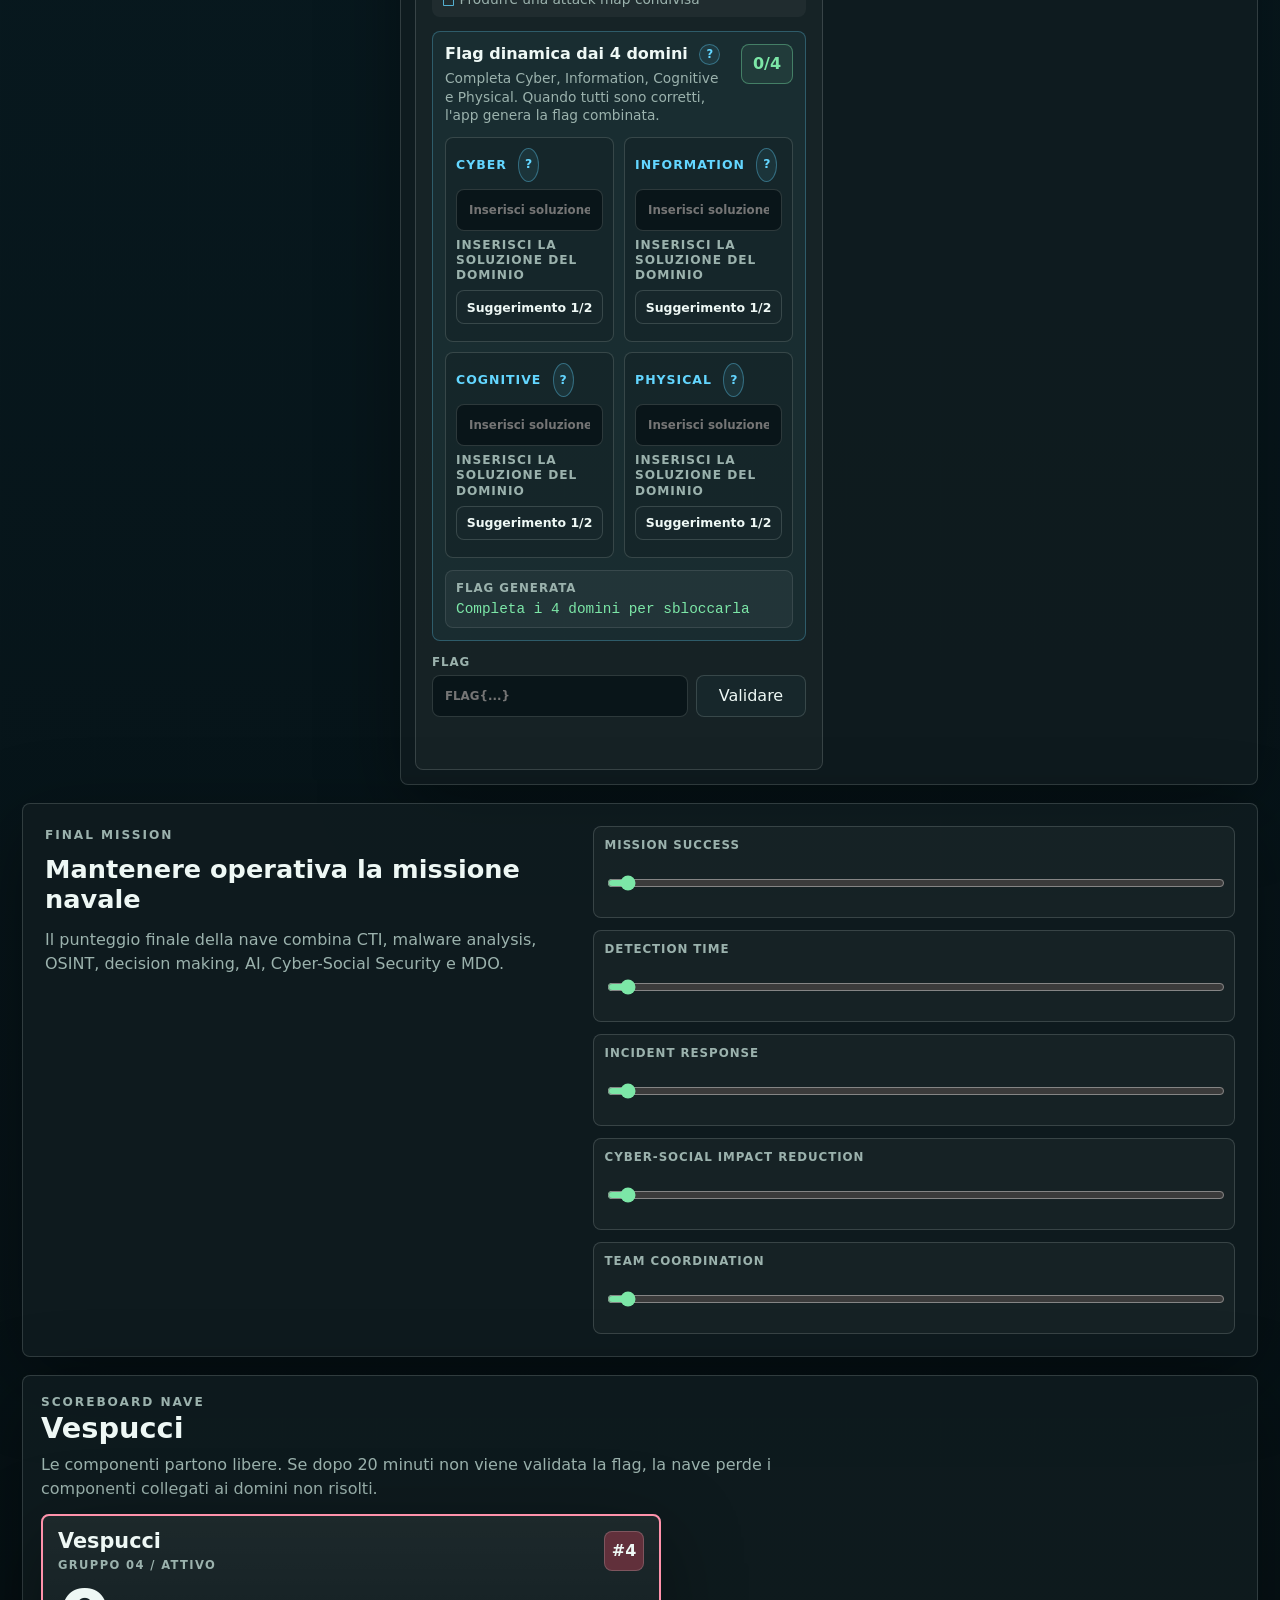
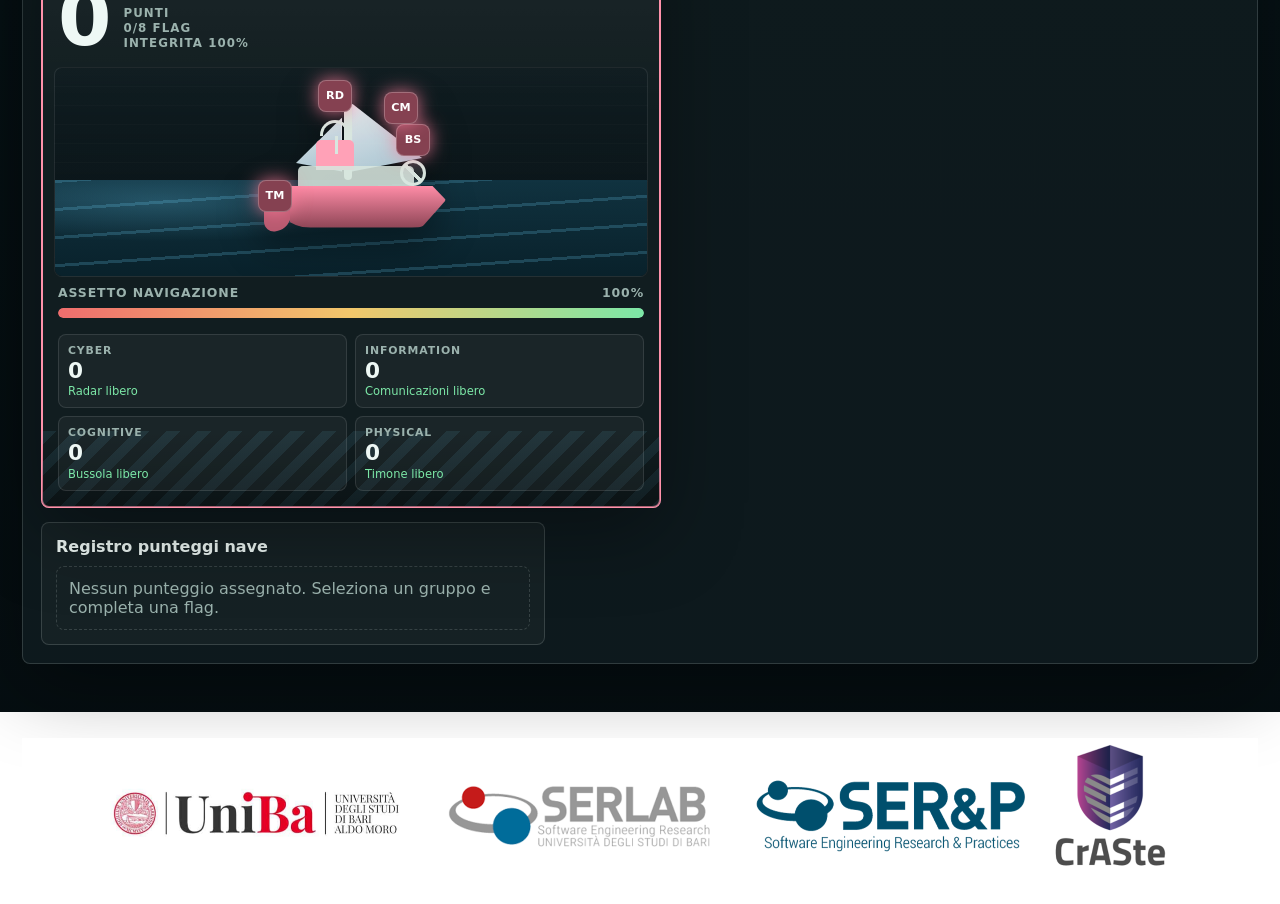
<file: index-vespucci.html>
<!doctype html>
<html lang="it">
<head>
  <meta charset="utf-8">
  <meta name="viewport" content="width=device-width, initial-scale=1">
  <meta name="description" content="CTF Operazione TRIDENT SHIELD per nave Vespucci">
  <title>TRIDENT SHIELD CTF - Vespucci</title>
  <link rel="stylesheet" href="style.css">
</head>
<body data-mode="team" data-team="vespucci">
  <header class="topbar team-topbar">
    <div>
      <p class="eyebrow">GRUPPO 04</p>
      <p class="program-title">Cyber-Social Security</p>
      <p class="event-title">TRIDENT SHIELD</p>
      <h1>Vespucci</h1>
      <p class="subtitle">Index operativo dedicato alla nave Vespucci: CTF, flag dinamiche a 4 domini, timer da 20 minuti e punteggio nave.</p>
      <nav class="page-links" aria-label="Navigazione pagine nave">
        <a href="index.html">Overview</a>
        <a  href="index-cavour.html">Cavour</a><a  href="index-garibaldi.html">Garibaldi</a><a  href="index-trieste.html">Trieste</a><a class="current" href="index-vespucci.html">Vespucci</a>
      </nav>
    </div>
    <div class="mission-card">
      <span>Mission Status</span>
      <strong id="mission-status">Operational</strong>
      <meter id="mission-meter" min="0" max="100" value="0"></meter>
    </div>
  </header>

  <main class="app-shell">
    <section class="dashboard" aria-label="Dashboard punteggio nave">
      <article class="score-hero">
        <span>Punteggio totale</span>
        <strong id="total-score">0</strong>
        <small id="completed-count">0/8 CTF completate</small>
      </article>
      <article><span>Mission Success</span><strong id="metric-mission">0%</strong><small>Peso 30%</small></article>
      <article><span>Detection Time</span><strong id="metric-detection">0%</strong><small>Peso 20%</small></article>
      <article><span>Incident Response</span><strong id="metric-response">0%</strong><small>Peso 20%</small></article>
      <article><span>Cyber-Social Impact</span><strong id="metric-impact">0%</strong><small>Peso 20%</small></article>
      <article><span>Team Coordination</span><strong id="metric-coordination">0%</strong><small>Peso 10%</small></article>
    </section>


    <section class="layout">
      <aside class="mission-map">
        <div class="map-panel">
          <h2>Attack Path</h2>
          <ol id="attack-path"></ol>
        </div>
        <div class="domain-grid" id="domain-grid"></div>
      </aside>

      <section class="content">
        <nav class="tabs" id="tabs" aria-label="Moduli CTF"></nav>
        <div id="module-view"></div>
      </section>
    </section>

    <section class="final-mission">
      <div>
        <p class="eyebrow">Final Mission</p>
        <h2>Mantenere operativa la missione navale</h2>
        <p>Il punteggio finale della nave combina CTI, malware analysis, OSINT, decision making, AI, Cyber-Social Security e MDO.</p>
      </div>
      <div class="weights">
        <label>Mission Success <input data-final="mission" type="range" min="0" max="100" value="0"></label>
        <label>Detection Time <input data-final="detection" type="range" min="0" max="100" value="0"></label>
        <label>Incident Response <input data-final="response" type="range" min="0" max="100" value="0"></label>
        <label>Cyber-Social Impact Reduction <input data-final="impact" type="range" min="0" max="100" value="0"></label>
        <label>Team Coordination <input data-final="coordination" type="range" min="0" max="100" value="0"></label>
      </div>
    </section>
    <section class="team-scoreboard ship-only" aria-label="Scoreboard nave Vespucci">
      <div class="scoreboard-head single-head">
        <div>
          <p class="eyebrow">Scoreboard nave</p>
          <h2>Vespucci</h2>
          <p>Le componenti partono libere. Se dopo 20 minuti non viene validata la flag, la nave perde i componenti collegati ai domini non risolti.</p>
        </div>
      </div>
      <div class="team-grid single-ship-grid" id="team-grid"></div>
      <div class="scoreboard-bottom single-log">
        <div class="score-log-panel">
          <h3>Registro punteggi nave</h3>
          <div id="score-log"></div>
        </div>
      </div>
    </section>

  </main>

  <footer class="site-footer team-site-footer" aria-label="Cyber-Social Security">
    <div class="team-footer-inner">
      <img class="footer-banner" src="assets/logos/banner_CTF.png" alt="UniBa SERLAB SER&P CrASte">
    </div>
  </footer>

  <template id="module-template">
    <article class="module">
      <div class="module-head">
        <div>
          <p class="eyebrow module-index"></p>
          <h2 class="module-title"></h2>
          <p class="module-mission"></p>
        </div>
        <div class="module-score">
          <span>Modulo</span>
          <strong></strong>
        </div>
      </div>
      <div class="challenge-grid"></div>
    </article>
  </template>

  <template id="challenge-template">
    <article class="challenge">
      <div class="challenge-head">
        <span class="badge"></span>
        <strong class="challenge-title"></strong>
      </div>
      <p class="challenge-brief"></p>
      <div class="evidence"></div>
      <div class="tasks"></div>
      <form class="flag-form">
        <label>
          Flag
          <input name="flag" autocomplete="off" placeholder="FLAG{...}">
        </label>
        <button type="submit">Validare</button>
      </form>
      <p class="feedback" aria-live="polite"></p>
    </article>
  </template>

  <script src="app.js"></script>
</body>
</html>
</file>
<file: style.css>
:root {
  color-scheme: dark;
  --bg: #071013;
  --surface: #111d20;
  --surface-2: #17272b;
  --surface-3: #20343a;
  --line: rgba(229, 241, 237, 0.16);
  --ink: #eef8f5;
  --muted: #9bb2ad;
  --cyan: #63d6ff;
  --green: #7ce7a7;
  --yellow: #f2c76b;
  --red: #ef6d6d;
  --danger: #ef6d6d;
  --orange: #f49b63;
  --violet: #b99cff;
  --warn: #f2c76b;
  --ok: #7ce7a7;
  --shadow: 0 22px 80px rgba(0, 0, 0, 0.36);
}

* { box-sizing: border-box; }

html { scroll-behavior: smooth; }

body {
  margin: 0;
  min-height: 100vh;
  color: var(--ink);
  font-family: Inter, ui-sans-serif, system-ui, -apple-system, BlinkMacSystemFont, "Segoe UI", sans-serif;
  background:
    linear-gradient(180deg, rgba(9, 32, 40, 0.92), rgba(5, 13, 16, 0.98)),
    repeating-linear-gradient(90deg, rgba(255, 255, 255, 0.035) 0 1px, transparent 1px 94px),
    var(--bg);
}

button,
input { font: inherit; }

button {
  min-height: 42px;
  border: 1px solid var(--line);
  border-radius: 8px;
  color: var(--ink);
  background: var(--surface-2);
  cursor: pointer;
}

button:hover,
.tab:hover {
  border-color: rgba(238, 248, 245, 0.34);
  background: var(--surface-3);
}

.tip {
  position: relative;
  display: inline-grid;
  place-items: center;
  width: 21px;
  height: 21px;
  min-height: 21px;
  margin-left: 6px;
  padding: 0;
  border-color: rgba(99, 214, 255, 0.36);
  border-radius: 50%;
  color: var(--cyan);
  background: rgba(99, 214, 255, 0.08);
  font-size: 0.72rem;
  font-weight: 900;
  line-height: 1;
  vertical-align: middle;
}

.tip::after {
  content: attr(data-tooltip);
  position: absolute;
  left: 50%;
  bottom: calc(100% + 10px);
  z-index: 50;
  width: min(310px, 70vw);
  padding: 10px 11px;
  border: 1px solid rgba(99, 214, 255, 0.34);
  border-radius: 8px;
  color: var(--ink);
  background: #071013;
  box-shadow: var(--shadow);
  font-size: 0.78rem;
  font-weight: 650;
  letter-spacing: 0;
  line-height: 1.35;
  text-align: left;
  text-transform: none;
  white-space: normal;
  opacity: 0;
  pointer-events: none;
  transform: translate(-50%, 4px);
  transition: opacity 140ms ease, transform 140ms ease;
}

.tip:hover::after,
.tip:focus-visible::after {
  opacity: 1;
  transform: translate(-50%, 0);
}

input {
  width: 100%;
  min-height: 42px;
  border: 1px solid var(--line);
  border-radius: 8px;
  padding: 0 12px;
  color: var(--ink);
  background: #091519;
  outline: none;
}

input[type="range"] { accent-color: var(--green); }

.topbar,
.app-shell {
  width: min(1480px, 100%);
  margin: 0 auto;
  padding-inline: 22px;
}

.topbar {
  display: grid;
  grid-template-columns: minmax(0, 1fr) 280px;
  gap: 24px;
  align-items: end;
  padding-top: 26px;
  padding-bottom: 22px;
  border-bottom: 1px solid var(--line);
}

.eyebrow {
  margin: 0 0 9px;
  color: var(--cyan);
  font-size: 0.76rem;
  font-weight: 900;
  letter-spacing: 0.16em;
  text-transform: uppercase;
}

h1 {
  margin: 0;
  font-size: clamp(2.7rem, 8vw, 7rem);
  line-height: 0.88;
}

h2,
p { margin-top: 0; }

.subtitle {
  max-width: 760px;
  margin-bottom: 0;
  color: var(--muted);
  font-size: 1.05rem;
  line-height: 1.55;
}

.logo {
  display: block;
  width: auto;
  object-fit: contain;
}

.logo-uniba {
  height: 46px;
  max-width: 250px;
}

.logo-serlab {
  height: 46px;
  max-width: 180px;
}

.logo-craste {
  height: 58px;
  max-width: 96px;
}

.program-title,
.event-title {
  margin: 0;
  color: var(--ink);
  font-weight: 950;
  letter-spacing: 0;
  line-height: 0.92;
}

.program-title {
  font-size: clamp(2rem, 5.4vw, 5.2rem);
}

.event-title {
  margin-top: 8px;
  color: var(--cyan);
  font-size: clamp(1.25rem, 2.8vw, 2.6rem);
  text-transform: uppercase;
}

.site-footer {
  width: min(1480px, 100%);
  margin: 0 auto;
  padding: 0 22px 34px;
}

.footer-inner {
  display: grid;
  gap: 12px;
  padding: 18px;
  border: 1px solid var(--line);
  border-radius: 8px;
  background: rgba(255, 255, 255, 0.96);
  box-shadow: var(--shadow);
}

.footer-label {
  color: #425056;
  font-size: 0.76rem;
  font-weight: 900;
  letter-spacing: 0.14em;
  text-transform: uppercase;
}

.footer-logos {
  display: flex;
  flex-wrap: wrap;
  gap: 24px;
  align-items: center;
  justify-content: space-between;
}

.team-site-footer {
  width: 100%;
  margin: 0;
  padding: 26px 22px 34px;
  background: #fff;
}

.team-footer-inner {
  width: min(1480px, 100%);
  margin: 0 auto;
  display: grid;
  gap: 16px;
  padding: 0;
  border: 0;
  border-radius: 0;
  background: #fff;
  box-shadow: none;
}

.footer-banner {
  display: block;
  width: 100%;
  max-height: 132px;
  object-fit: contain;
  background: #fff;
}

.page-links {
  display: flex;
  flex-wrap: wrap;
  gap: 8px;
  margin-top: 18px;
}

.page-links a {
  display: inline-flex;
  align-items: center;
  min-height: 34px;
  padding: 0 10px;
  border: 1px solid var(--line);
  border-radius: 8px;
  color: var(--ink);
  background: rgba(255, 255, 255, 0.045);
  font-size: 0.84rem;
  font-weight: 850;
  text-decoration: none;
}

.page-links a:hover,
.page-links a.current {
  border-color: rgba(99, 214, 255, 0.52);
  background: rgba(99, 214, 255, 0.12);
}

.mission-card,
.dashboard article,
.map-panel,
.domain-grid,
.module,
.final-mission,
.team-scoreboard {
  border: 1px solid var(--line);
  border-radius: 8px;
  background: rgba(17, 29, 32, 0.82);
  box-shadow: var(--shadow);
}

.mission-card {
  display: grid;
  gap: 10px;
  padding: 18px;
}

.mission-card span,
.dashboard span,
.module-score span,
.challenge label,
.weights label {
  color: var(--muted);
  font-size: 0.74rem;
  font-weight: 850;
  letter-spacing: 0.08em;
  text-transform: uppercase;
}

.mission-card strong {
  font-size: 1.8rem;
}

meter {
  width: 100%;
  height: 12px;
}

.app-shell {
  display: grid;
  gap: 18px;
  padding-top: 18px;
  padding-bottom: 48px;
}

.dashboard {
  display: grid;
  grid-template-columns: 1.4fr repeat(5, 1fr);
  gap: 12px;
}

.dashboard article {
  min-width: 0;
  padding: 16px;
}

.dashboard strong {
  display: block;
  margin: 8px 0 4px;
  font-size: clamp(1.7rem, 4vw, 3.1rem);
  font-variant-numeric: tabular-nums;
}

.dashboard small {
  color: var(--muted);
}

.score-hero {
  background:
    radial-gradient(circle at 100% 0, rgba(124, 231, 167, 0.2), transparent 38%),
    var(--surface);
}

.team-scoreboard {
  display: grid;
  gap: 14px;
  padding: 18px;
}

.scoreboard-head {
  display: grid;
  grid-template-columns: minmax(0, 1fr) 330px;
  gap: 18px;
  align-items: end;
}

.scoreboard-head h2 {
  margin-bottom: 8px;
  font-size: 1.8rem;
}

.scoreboard-head p {
  max-width: 760px;
  margin-bottom: 0;
  color: var(--muted);
  line-height: 1.45;
}

.team-controls {
  display: grid;
  gap: 10px;
}

.team-controls label {
  display: grid;
  gap: 6px;
}

.team-grid {
  display: grid;
  grid-template-columns: repeat(4, minmax(0, 1fr));
  gap: 10px;
}

.single-ship-grid {
  grid-template-columns: minmax(320px, 620px);
}

.single-head {
  grid-template-columns: 1fr;
}

.single-log {
  grid-template-columns: minmax(0, 1fr);
}

.overview-grid {
  grid-template-columns: repeat(4, minmax(0, 1fr));
}

.team-card {
  min-width: 0;
  padding: 14px;
  border: 1px solid var(--line);
  border-radius: 8px;
  background:
    linear-gradient(180deg, color-mix(in srgb, var(--team-color), transparent 88%), transparent 55%),
    rgba(255, 255, 255, 0.035);
}

.team-card.active {
  border-color: color-mix(in srgb, var(--team-color), white 24%);
  box-shadow: inset 0 0 0 1px color-mix(in srgb, var(--team-color), transparent 68%);
}

.team-card.leader {
  background:
    linear-gradient(180deg, color-mix(in srgb, var(--team-color), transparent 78%), transparent 62%),
    rgba(255, 255, 255, 0.055);
}

.team-card-head {
  display: flex;
  justify-content: space-between;
  gap: 10px;
  align-items: start;
}

.team-card-head strong {
  display: block;
  font-size: 1.1rem;
}

.team-card-head span,
.team-meta {
  color: var(--muted);
  font-size: 0.76rem;
  font-weight: 800;
  letter-spacing: 0.07em;
  text-transform: uppercase;
}

.team-card-head b {
  display: grid;
  place-items: center;
  min-width: 38px;
  min-height: 34px;
  border: 1px solid rgba(255, 255, 255, 0.14);
  border-radius: 8px;
  background: color-mix(in srgb, var(--team-color), black 62%);
}

.team-score {
  margin: 18px 0 10px;
  font-size: clamp(2.5rem, 6vw, 4rem);
  font-weight: 950;
  line-height: 0.9;
  font-variant-numeric: tabular-nums;
}

.team-meta {
  display: flex;
  justify-content: space-between;
  gap: 10px;
}

.team-bar {
  height: 9px;
  margin-top: 10px;
  overflow: hidden;
  border-radius: 999px;
  background: rgba(255, 255, 255, 0.08);
}

.team-bar i {
  display: block;
  width: 0;
  height: 100%;
  border-radius: inherit;
  background: linear-gradient(90deg, var(--cyan), var(--green));
}

.ship-card {
  position: relative;
  min-width: 0;
  overflow: hidden;
  border: 1px solid var(--line);
  border-radius: 8px;
  background:
    linear-gradient(180deg, rgba(255, 255, 255, 0.05), transparent 34%),
    var(--surface);
  box-shadow: var(--shadow);
}

.ship-card::after {
  content: "";
  position: absolute;
  inset: auto 0 0;
  height: 76px;
  background:
    linear-gradient(180deg, transparent, rgba(0, 0, 0, 0.34)),
    repeating-linear-gradient(135deg, rgba(113, 215, 255, 0.09) 0 10px, transparent 10px 22px);
  pointer-events: none;
}

.ship-card.leader {
  border-color: color-mix(in srgb, var(--accent), white 20%);
  box-shadow: 0 0 0 1px color-mix(in srgb, var(--accent), transparent 68%), var(--shadow);
}

.ship-card.active-team {
  outline: 2px solid color-mix(in srgb, var(--accent), white 16%);
  outline-offset: -2px;
}

.ship-header {
  position: relative;
  z-index: 1;
  display: grid;
  grid-template-columns: minmax(0, 1fr) auto;
  gap: 12px;
  padding: 16px 16px 0;
}

.team-name {
  margin: 0;
  font-size: 1.3rem;
  line-height: 1.05;
  white-space: nowrap;
  overflow: hidden;
  text-overflow: ellipsis;
}

.team-code {
  margin-top: 5px;
  color: var(--muted);
  font-size: 0.72rem;
  font-weight: 800;
  letter-spacing: 0.12em;
  text-transform: uppercase;
}

.rank {
  display: grid;
  place-items: center;
  width: 40px;
  height: 40px;
  border-radius: 8px;
  border: 1px solid rgba(255, 255, 255, 0.18);
  background: color-mix(in srgb, var(--accent), black 62%);
  font-weight: 900;
}

.score-row {
  position: relative;
  z-index: 1;
  display: flex;
  align-items: end;
  gap: 12px;
  padding: 16px;
}

.score {
  font-size: clamp(2.8rem, 6vw, 4.8rem);
  font-weight: 900;
  line-height: 0.82;
  font-variant-numeric: tabular-nums;
}

.score-label {
  color: var(--muted);
  font-size: 0.74rem;
  font-weight: 800;
  text-transform: uppercase;
  letter-spacing: 0.09em;
  line-height: 1.25;
}

.ship-wrap {
  position: relative;
  z-index: 1;
  height: 210px;
  margin: 0 12px 8px;
  border: 1px solid rgba(255, 255, 255, 0.09);
  border-radius: 8px;
  background:
    linear-gradient(180deg, rgba(10, 24, 32, 0.24), rgba(4, 12, 16, 0.58)),
    repeating-linear-gradient(0deg, transparent 0 18px, rgba(255, 255, 255, 0.025) 18px 19px);
  overflow: hidden;
}

.sea {
  position: absolute;
  inset: auto 0 0;
  height: 46%;
  background:
    radial-gradient(ellipse at 18% 22%, rgba(113, 215, 255, 0.22), transparent 38%),
    repeating-linear-gradient(176deg, rgba(113, 215, 255, 0.2) 0 3px, transparent 3px 28px),
    linear-gradient(180deg, rgba(18, 61, 78, 0.72), rgba(9, 34, 44, 0.95));
}

.ship {
  position: absolute;
  left: 50%;
  bottom: 48px;
  width: 210px;
  height: 120px;
  transform: translateX(-50%);
  filter: drop-shadow(0 18px 18px rgba(0, 0, 0, 0.36));
}

.hull {
  position: absolute;
  left: 26px;
  right: 10px;
  bottom: 0;
  height: 42px;
  border-radius: 5px 5px 48px 54px;
  background:
    linear-gradient(90deg, transparent 0 16px, rgba(255, 255, 255, 0.1) 16px 18px, transparent 18px),
    linear-gradient(180deg, color-mix(in srgb, var(--accent), white 12%), color-mix(in srgb, var(--accent), black 44%));
  clip-path: polygon(0 0, 92% 0, 100% 34%, 86% 100%, 12% 100%);
}

.deck {
  position: absolute;
  left: 52px;
  right: 42px;
  bottom: 38px;
  height: 24px;
  border-radius: 5px 5px 0 0;
  background: #d8e6df;
  opacity: 0.88;
}

.mast {
  position: absolute;
  left: 98px;
  bottom: 48px;
  width: 8px;
  height: 82px;
  border-radius: 8px;
  background: #d8e6df;
}

.sail {
  position: absolute;
  bottom: 56px;
  background: linear-gradient(160deg, #f7fbff, #b7d8e6);
  border: 1px solid rgba(255, 255, 255, 0.42);
  opacity: 0.9;
}

.sail-main {
  left: 106px;
  width: 70px;
  height: 68px;
  clip-path: polygon(0 0, 100% 80%, 0 100%);
}

.sail-front {
  left: 50px;
  width: 46px;
  height: 54px;
  clip-path: polygon(100% 0, 100% 100%, 0 84%);
}

.bridge {
  position: absolute;
  left: 70px;
  bottom: 58px;
  width: 38px;
  height: 30px;
  border-radius: 5px 5px 0 0;
  background: color-mix(in srgb, var(--accent), white 28%);
}

.radar {
  position: absolute;
  left: 74px;
  bottom: 92px;
  width: 30px;
  height: 16px;
  border: 3px solid #d8e6df;
  border-bottom: 0;
  border-radius: 20px 20px 0 0;
}

.radar::before {
  content: "";
  position: absolute;
  left: 50%;
  bottom: 4px;
  width: 54px;
  height: 54px;
  border: 1px solid rgba(113, 215, 255, 0.34);
  border-radius: 50%;
  opacity: 0;
  transform: translateX(-50%) scale(0.4);
  pointer-events: none;
}

.radar::after {
  content: "";
  position: absolute;
  left: 12px;
  bottom: -18px;
  width: 3px;
  height: 18px;
  background: #d8e6df;
}

.compass {
  position: absolute;
  right: 30px;
  bottom: 42px;
  width: 26px;
  height: 26px;
  border: 3px solid #d8e6df;
  border-radius: 50%;
  background:
    linear-gradient(45deg, transparent 43%, #d8e6df 44% 56%, transparent 57%),
    rgba(255, 255, 255, 0.12);
}

.compass::after {
  content: "";
  position: absolute;
  inset: 7px;
  border-radius: 50%;
  background: var(--danger);
  opacity: 0;
}

.rudder {
  position: absolute;
  left: 18px;
  bottom: -3px;
  width: 26px;
  height: 34px;
  border-radius: 4px 0 12px 12px;
  background: color-mix(in srgb, var(--accent), black 28%);
  transform: skewY(-10deg);
}

.component {
  position: absolute;
  z-index: 3;
  display: grid;
  place-items: center;
  width: 34px;
  height: 32px;
  border-radius: 8px;
  border: 1px solid rgba(255, 255, 255, 0.24);
  background: rgba(7, 16, 20, 0.78);
  color: #fff;
  font-size: 0.7rem;
  font-weight: 900;
}

.component[data-component="radar"] { left: 72px; bottom: 116px; }
.component[data-component="compass"] { right: 26px; bottom: 72px; }
.component[data-component="rudder"] { left: 12px; bottom: 16px; }
.component[data-component="sails"] { left: 138px; bottom: 104px; }

.ship-card .component.ok {
  box-shadow: 0 0 18px color-mix(in srgb, var(--accent), transparent 18%);
  background: color-mix(in srgb, var(--accent), black 48%);
}

.ship-card .component.damaged {
  border-color: rgba(228, 88, 88, 0.6);
  background: rgba(97, 28, 33, 0.92);
  color: #ffd5d5;
  box-shadow: 0 0 18px rgba(228, 88, 88, 0.36);
}

.ship-card .component.damaged::after {
  content: "";
  position: absolute;
  width: 36px;
  height: 3px;
  border-radius: 999px;
  background: var(--danger);
  transform: rotate(-38deg);
}

.smoke {
  position: absolute;
  z-index: 2;
  width: 54px;
  height: 54px;
  border-radius: 50%;
  background: rgba(35, 39, 42, 0.58);
  filter: blur(2px);
  opacity: 0;
  animation: drift 3s ease-in-out infinite;
}

.smoke.s1 { left: 75px; bottom: 120px; }
.smoke.s2 { left: 130px; bottom: 96px; animation-delay: 700ms; }

.damage-radar .radar { animation: radarFail 1.15s steps(2, end) infinite; }
.damage-radar .radar::before { animation: brokenPing 1.6s ease-out infinite; }
.damage-radar .component[data-component="radar"] { animation: warningPulse 1.1s ease-in-out infinite; }
.damage-compass .compass { animation: compassSpin 950ms cubic-bezier(.3, .8, .4, 1) infinite; }
.damage-compass .compass::after { animation: coreBlink 800ms ease-in-out infinite; }
.damage-compass .component[data-component="compass"] { animation: warningPulse 1s ease-in-out infinite; }
.damage-sails .sail-main {
  transform-origin: 0 100%;
  animation: sailTearMain 1.7s ease-in-out infinite;
}
.damage-sails .sail-front {
  transform-origin: 100% 100%;
  animation: sailTearFront 1.55s ease-in-out infinite;
}
.damage-sails .component[data-component="sails"] { animation: warningPulse 1.15s ease-in-out infinite; }
.damage-rudder .rudder {
  opacity: 0.48;
  animation: warningPulse 1.25s ease-in-out infinite;
}
.damage-rudder .component[data-component="rudder"] { animation: warningPulse 1.15s ease-in-out infinite; }
.damage-radar .smoke.s1,
.damage-compass .smoke.s1,
.damage-sails .smoke.s2,
.damage-rudder .smoke.s1 { opacity: 1; }
.damage-radar .smoke.s1 { left: 66px; bottom: 112px; }
.damage-compass .smoke.s1 { left: 142px; bottom: 56px; }
.damage-sails .smoke.s2 { left: 132px; bottom: 105px; }
.damage-rudder .smoke.s1 { left: 28px; bottom: 22px; }

@keyframes drift {
  0%, 100% { transform: translate(0, 0) scale(0.9); }
  50% { transform: translate(8px, -10px) scale(1.08); }
}

@keyframes radarFail {
  0%, 100% { opacity: 0.28; transform: translateX(0); filter: drop-shadow(0 0 0 transparent); }
  20% { opacity: 0.92; transform: translateX(-2px); filter: drop-shadow(0 0 8px rgba(113, 215, 255, 0.74)); }
  42% { opacity: 0.16; transform: translateX(2px); }
  70% { opacity: 0.62; transform: translateX(-1px); }
}

@keyframes brokenPing {
  0% { opacity: 0.55; transform: translateX(-50%) scale(0.28); }
  58% { opacity: 0.12; transform: translateX(-50%) scale(1); }
  59%, 100% { opacity: 0; transform: translateX(-50%) scale(1.04); }
}

@keyframes compassSpin {
  0%, 100% { opacity: 0.42; transform: rotate(-18deg) scale(0.96); }
  28% { opacity: 0.95; transform: rotate(42deg) scale(1.04); }
  46% { opacity: 0.55; transform: rotate(-96deg) scale(0.98); }
  72% { opacity: 0.76; transform: rotate(130deg) scale(1.02); }
}

@keyframes coreBlink {
  0%, 100% { opacity: 0; transform: scale(0.6); }
  50% { opacity: 0.78; transform: scale(1); }
}

@keyframes sailTearMain {
  0%, 100% { opacity: 0.32; transform: rotate(-8deg) skewX(-3deg); filter: brightness(0.86); }
  50% { opacity: 0.68; transform: rotate(-17deg) skewX(7deg) translateY(3px); filter: brightness(1.08); }
}

@keyframes sailTearFront {
  0%, 100% { opacity: 0.36; transform: rotate(7deg) skewX(4deg); }
  50% { opacity: 0.7; transform: rotate(16deg) skewX(-6deg) translateY(2px); }
}

@keyframes warningPulse {
  0%, 100% { opacity: 0.62; box-shadow: 0 0 10px rgba(228, 88, 88, 0.28); }
  50% { opacity: 1; box-shadow: 0 0 24px rgba(228, 88, 88, 0.72); }
}

.integrity {
  position: relative;
  z-index: 1;
  padding: 0 16px 16px;
}

.integrity-head {
  display: flex;
  justify-content: space-between;
  gap: 10px;
  margin-bottom: 8px;
  color: var(--muted);
  font-size: 0.78rem;
  font-weight: 800;
  text-transform: uppercase;
  letter-spacing: 0.07em;
}

.bar {
  height: 10px;
  overflow: hidden;
  border-radius: 999px;
  background: rgba(255, 255, 255, 0.08);
}

.bar span {
  display: block;
  width: var(--value);
  height: 100%;
  border-radius: inherit;
  background: linear-gradient(90deg, var(--danger), var(--warn), var(--ok));
  transition: width 220ms ease;
}

.domain-score-grid {
  position: relative;
  z-index: 1;
  display: grid;
  grid-template-columns: repeat(2, minmax(0, 1fr));
  gap: 8px;
  padding: 0 16px 16px;
}

.ship-detail-link {
  position: relative;
  z-index: 1;
  display: flex;
  align-items: center;
  justify-content: center;
  min-height: 42px;
  margin: 0 16px 16px;
  border: 1px solid color-mix(in srgb, var(--accent), white 22%);
  border-radius: 8px;
  color: var(--ink);
  background: color-mix(in srgb, var(--accent), transparent 84%);
  font-size: 0.84rem;
  font-weight: 900;
  text-decoration: none;
}

.ship-detail-link:hover {
  background: color-mix(in srgb, var(--accent), transparent 72%);
}

.domain-score {
  display: grid;
  gap: 3px;
  min-width: 0;
  padding: 9px;
  border: 1px solid rgba(255, 255, 255, 0.11);
  border-radius: 8px;
  background: rgba(255, 255, 255, 0.04);
}

.domain-score span,
.domain-score small {
  overflow: hidden;
  text-overflow: ellipsis;
  white-space: nowrap;
}

.domain-score span {
  color: var(--muted);
  font-size: 0.68rem;
  font-weight: 900;
  letter-spacing: 0.08em;
  text-transform: uppercase;
}

.domain-score strong {
  font-size: 1.35rem;
  line-height: 1;
  font-variant-numeric: tabular-nums;
}

.domain-score small {
  color: var(--green);
  font-size: 0.72rem;
}

.domain-score.lost {
  border-color: rgba(239, 109, 109, 0.42);
  background: rgba(239, 109, 109, 0.08);
}

.domain-score.lost small {
  color: var(--red);
}

.scoreboard-bottom {
  display: grid;
  grid-template-columns: minmax(0, 0.85fr) minmax(0, 1.15fr);
  gap: 12px;
}

.leaderboard-panel,
.score-log-panel {
  min-width: 0;
  padding: 14px;
  border: 1px solid var(--line);
  border-radius: 8px;
  background: rgba(255, 255, 255, 0.035);
}

.leaderboard-panel h3,
.score-log-panel h3 {
  margin: 0 0 10px;
  font-size: 1rem;
}

#team-leaderboard,
#score-log {
  display: grid;
  gap: 8px;
}

.team-rank {
  display: grid;
  grid-template-columns: 38px minmax(0, 1fr) auto;
  gap: 10px;
  align-items: center;
  padding: 9px;
  border: 1px solid rgba(255, 255, 255, 0.1);
  border-radius: 8px;
  background: rgba(255, 255, 255, 0.035);
}

.team-rank b {
  color: var(--team-color);
}

.team-rank span {
  min-width: 0;
  overflow: hidden;
  text-overflow: ellipsis;
  white-space: nowrap;
}

.team-rank small {
  display: block;
  color: var(--muted);
  font-size: 0.72rem;
}

.team-rank strong {
  font-size: 1.45rem;
  font-variant-numeric: tabular-nums;
}

.score-log-entry {
  display: grid;
  grid-template-columns: 70px minmax(0, 1fr);
  gap: 10px;
  padding: 9px;
  border-left: 3px solid var(--green);
  border-radius: 8px;
  color: var(--muted);
  background: rgba(255, 255, 255, 0.035);
  line-height: 1.35;
}

.score-log-entry time {
  color: var(--cyan);
  font-size: 0.78rem;
  font-weight: 900;
}

.score-log-entry strong {
  color: var(--ink);
}

.score-log-empty {
  padding: 12px;
  border: 1px dashed var(--line);
  border-radius: 8px;
  color: var(--muted);
}

.layout {
  display: grid;
  grid-template-columns: 360px minmax(0, 1fr);
  gap: 18px;
  align-items: start;
}

.mission-map {
  position: sticky;
  top: 14px;
  display: grid;
  gap: 12px;
}

.map-panel {
  padding: 18px;
}

.map-panel h2,
.final-mission h2 {
  margin-bottom: 14px;
  font-size: 1.6rem;
}

#attack-path {
  display: grid;
  gap: 8px;
  margin: 0;
  padding: 0;
  list-style: none;
}

#attack-path li {
  display: grid;
  grid-template-columns: 34px 1fr;
  gap: 10px;
  align-items: center;
  padding: 9px;
  border: 1px solid rgba(255, 255, 255, 0.09);
  border-radius: 8px;
  color: var(--muted);
  background: rgba(255, 255, 255, 0.035);
}

#attack-path b {
  display: grid;
  place-items: center;
  width: 28px;
  height: 28px;
  border-radius: 8px;
  color: #061015;
  background: var(--cyan);
}

#attack-path li.done {
  color: var(--ink);
  border-color: rgba(124, 231, 167, 0.4);
}

#attack-path li.done b { background: var(--green); }

.domain-grid {
  display: grid;
  grid-template-columns: repeat(2, minmax(0, 1fr));
  gap: 8px;
  padding: 12px;
}

.domain {
  min-height: 96px;
  padding: 12px;
  border: 1px solid rgba(255, 255, 255, 0.11);
  border-radius: 8px;
  background: rgba(255, 255, 255, 0.035);
}

.domain strong {
  display: block;
  margin-bottom: 8px;
}

.domain span {
  display: block;
  color: var(--muted);
  font-size: 0.84rem;
  line-height: 1.4;
}

.content {
  min-width: 0;
  display: grid;
  gap: 14px;
}

.tabs {
  position: sticky;
  top: 0;
  z-index: 5;
  display: grid;
  grid-template-columns: repeat(8, minmax(92px, 1fr));
  gap: 8px;
  padding: 8px;
  border: 1px solid var(--line);
  border-radius: 8px;
  background: rgba(7, 16, 19, 0.92);
  backdrop-filter: blur(12px);
}

.tab {
  min-height: 50px;
  border: 1px solid var(--line);
  border-radius: 8px;
  color: var(--muted);
  background: var(--surface);
  text-align: left;
}

.tab.active {
  color: var(--ink);
  border-color: rgba(99, 214, 255, 0.55);
  background: rgba(99, 214, 255, 0.13);
}

.tab.done {
  border-color: rgba(124, 231, 167, 0.5);
}

.module {
  overflow: hidden;
}

.module-head {
  display: grid;
  grid-template-columns: minmax(0, 1fr) 150px;
  gap: 18px;
  padding: 22px;
  border-bottom: 1px solid var(--line);
  background:
    linear-gradient(115deg, rgba(99, 214, 255, 0.15), transparent 46%),
    rgba(255, 255, 255, 0.025);
}

.module-title {
  margin: 0 0 10px;
  font-size: clamp(1.8rem, 4vw, 3rem);
  line-height: 1;
}

.module-mission {
  max-width: 820px;
  margin-bottom: 0;
  color: var(--muted);
  line-height: 1.55;
}

.module-score {
  display: grid;
  place-items: center;
  align-content: center;
  border: 1px solid var(--line);
  border-radius: 8px;
  background: rgba(0, 0, 0, 0.17);
}

.module-score strong {
  font-size: 2.3rem;
  font-variant-numeric: tabular-nums;
}

.challenge-grid {
  display: grid;
  grid-template-columns: repeat(2, minmax(0, 1fr));
  gap: 12px;
  padding: 14px;
}

.artifact-list {
  display: flex;
  flex-wrap: wrap;
  gap: 8px;
  align-items: center;
  padding: 14px;
  border-bottom: 1px solid var(--line);
}

.artifact-list strong {
  flex: 1 0 100%;
  color: var(--muted);
  font-size: 0.74rem;
  letter-spacing: 0.08em;
  text-transform: uppercase;
}

.artifact-list a {
  display: inline-flex;
  align-items: center;
  min-height: 34px;
  padding: 0 10px;
  border: 1px solid var(--line);
  border-radius: 8px;
  color: var(--ink);
  background: rgba(255, 255, 255, 0.045);
  font-size: 0.84rem;
  text-decoration: none;
}

.artifact-list a:hover {
  border-color: rgba(99, 214, 255, 0.55);
  background: rgba(99, 214, 255, 0.1);
}

.challenge {
  display: grid;
  gap: 14px;
  min-width: 0;
  padding: 16px;
  border: 1px solid var(--line);
  border-radius: 8px;
  background: rgba(255, 255, 255, 0.035);
}

.challenge.solved {
  border-color: rgba(124, 231, 167, 0.58);
  box-shadow: inset 0 0 0 1px rgba(124, 231, 167, 0.18);
}

.challenge-head {
  display: flex;
  gap: 10px;
  align-items: center;
}

.badge {
  flex: 0 0 auto;
  padding: 5px 8px;
  border-radius: 8px;
  color: #071013;
  background: var(--yellow);
  font-size: 0.72rem;
  font-weight: 900;
}

.challenge-title {
  min-width: 0;
  overflow-wrap: anywhere;
}

.challenge-brief {
  margin-bottom: 0;
  color: var(--muted);
  line-height: 1.5;
}

.countdown {
  display: inline-flex;
  align-items: center;
  width: fit-content;
  min-height: 34px;
  padding: 0 10px;
  border: 1px solid rgba(124, 231, 167, 0.32);
  border-radius: 8px;
  color: var(--green);
  background: rgba(124, 231, 167, 0.08);
  font-size: 0.8rem;
  font-weight: 900;
  letter-spacing: 0.06em;
  text-transform: uppercase;
  font-variant-numeric: tabular-nums;
}

.countdown.danger {
  border-color: rgba(239, 109, 109, 0.45);
  color: var(--red);
  background: rgba(239, 109, 109, 0.08);
}

.countdown.ok {
  border-color: rgba(99, 214, 255, 0.34);
  color: var(--cyan);
  background: rgba(99, 214, 255, 0.08);
}

.evidence,
.tasks {
  display: grid;
  gap: 7px;
}

.evidence > strong,
.tasks > strong {
  color: var(--muted);
  font-size: 0.74rem;
  font-weight: 900;
  letter-spacing: 0.08em;
  text-transform: uppercase;
}

.evidence span,
.tasks span {
  padding: 8px 10px;
  border-radius: 8px;
  color: var(--muted);
  background: rgba(255, 255, 255, 0.045);
  font-size: 0.86rem;
  line-height: 1.35;
}

.tasks span::before {
  content: "□ ";
  color: var(--cyan);
}

.challenge.solved .tasks span::before {
  content: "✓ ";
  color: var(--green);
}

.domain-solver {
  display: grid;
  gap: 12px;
  padding: 12px;
  border: 1px solid rgba(99, 214, 255, 0.28);
  border-radius: 8px;
  background: rgba(99, 214, 255, 0.055);
}

.solver-head {
  display: grid;
  grid-template-columns: minmax(0, 1fr) auto;
  gap: 12px;
  align-items: start;
}

.solver-head strong {
  display: block;
  margin-bottom: 4px;
}

.solver-head p {
  margin-bottom: 0;
  color: var(--muted);
  font-size: 0.86rem;
  line-height: 1.35;
}

.solver-head span {
  display: grid;
  place-items: center;
  min-width: 52px;
  min-height: 40px;
  border: 1px solid rgba(124, 231, 167, 0.4);
  border-radius: 8px;
  color: var(--green);
  background: rgba(124, 231, 167, 0.08);
  font-weight: 900;
  font-variant-numeric: tabular-nums;
}

.domain-inputs {
  display: grid;
  grid-template-columns: repeat(2, minmax(0, 1fr));
  gap: 10px;
}

.domain-answer {
  display: grid;
  gap: 7px;
  min-width: 0;
  padding: 10px;
  border: 1px solid var(--line);
  border-radius: 8px;
  background: rgba(0, 0, 0, 0.14);
}

.domain-answer.correct {
  border-color: rgba(124, 231, 167, 0.52);
  background: rgba(124, 231, 167, 0.08);
}

.domain-answer span {
  color: var(--cyan);
  font-size: 0.78rem;
  font-weight: 900;
  letter-spacing: 0.08em;
  text-transform: uppercase;
}

.domain-answer small {
  color: var(--muted);
  font-size: 0.76rem;
  line-height: 1.25;
}

.domain-answer.correct small {
  color: var(--green);
}

.domain-answer button {
  min-height: 34px;
  font-size: 0.78rem;
}

.hints {
  display: grid;
  gap: 6px;
}

.hints em {
  display: block;
  padding: 7px 8px;
  border-left: 3px solid var(--orange);
  border-radius: 6px;
  color: var(--muted);
  background: rgba(244, 155, 99, 0.08);
  font-size: 0.8rem;
  font-style: normal;
  line-height: 1.3;
}

.generated-flag {
  display: grid;
  gap: 6px;
  padding: 10px;
  border: 1px solid rgba(255, 255, 255, 0.1);
  border-radius: 8px;
  background: rgba(255, 255, 255, 0.04);
}

.generated-flag span {
  color: var(--muted);
  font-size: 0.74rem;
  font-weight: 900;
  letter-spacing: 0.08em;
  text-transform: uppercase;
}

.generated-flag code {
  color: var(--green);
  font-size: 0.9rem;
  overflow-wrap: anywhere;
}

.flag-form {
  display: grid;
  grid-template-columns: minmax(0, 1fr) 110px;
  gap: 8px;
  align-items: end;
}

.flag-form label {
  display: grid;
  gap: 6px;
}

.feedback {
  min-height: 22px;
  margin-bottom: 0;
  color: var(--muted);
  font-weight: 750;
}

.feedback.ok { color: var(--green); }
.feedback.bad { color: var(--red); }

.final-mission {
  display: grid;
  grid-template-columns: minmax(0, 0.9fr) minmax(0, 1.1fr);
  gap: 22px;
  padding: 22px;
}

.final-mission p {
  color: var(--muted);
  line-height: 1.55;
}

.weights {
  display: grid;
  gap: 12px;
}

.weights label {
  display: grid;
  gap: 8px;
  padding: 11px;
  border: 1px solid var(--line);
  border-radius: 8px;
  background: rgba(255, 255, 255, 0.035);
}

@media (max-width: 1180px) {
  .dashboard {
    grid-template-columns: repeat(3, 1fr);
  }

  .scoreboard-head,
  .scoreboard-bottom {
    grid-template-columns: 1fr;
  }

  .team-grid {
    grid-template-columns: repeat(2, minmax(0, 1fr));
  }

  .single-ship-grid {
    grid-template-columns: minmax(0, 1fr);
  }

  .layout {
    grid-template-columns: 1fr;
  }

  .mission-map {
    position: relative;
    top: auto;
  }

  .tabs {
    grid-template-columns: repeat(4, minmax(92px, 1fr));
  }
}

@media (max-width: 760px) {
  .topbar,
  .module-head,
  .final-mission {
    grid-template-columns: 1fr;
  }

  .logo-uniba {
    height: 38px;
    max-width: 210px;
  }

  .logo-serlab {
    height: 38px;
    max-width: 150px;
  }

  .logo-craste {
    height: 48px;
    max-width: 78px;
  }

  .footer-logos {
    justify-content: flex-start;
  }

  .team-footer-inner {
    padding: 14px;
  }

  .footer-banner {
    max-height: 84px;
  }

  .dashboard,
  .team-grid,
  .overview-grid,
  .challenge-grid,
  .domain-inputs,
  .domain-grid {
    grid-template-columns: 1fr;
  }

  .tabs {
    overflow-x: auto;
    grid-template-columns: repeat(8, minmax(110px, 1fr));
  }

  .flag-form {
    grid-template-columns: 1fr;
  }
}
</file>
